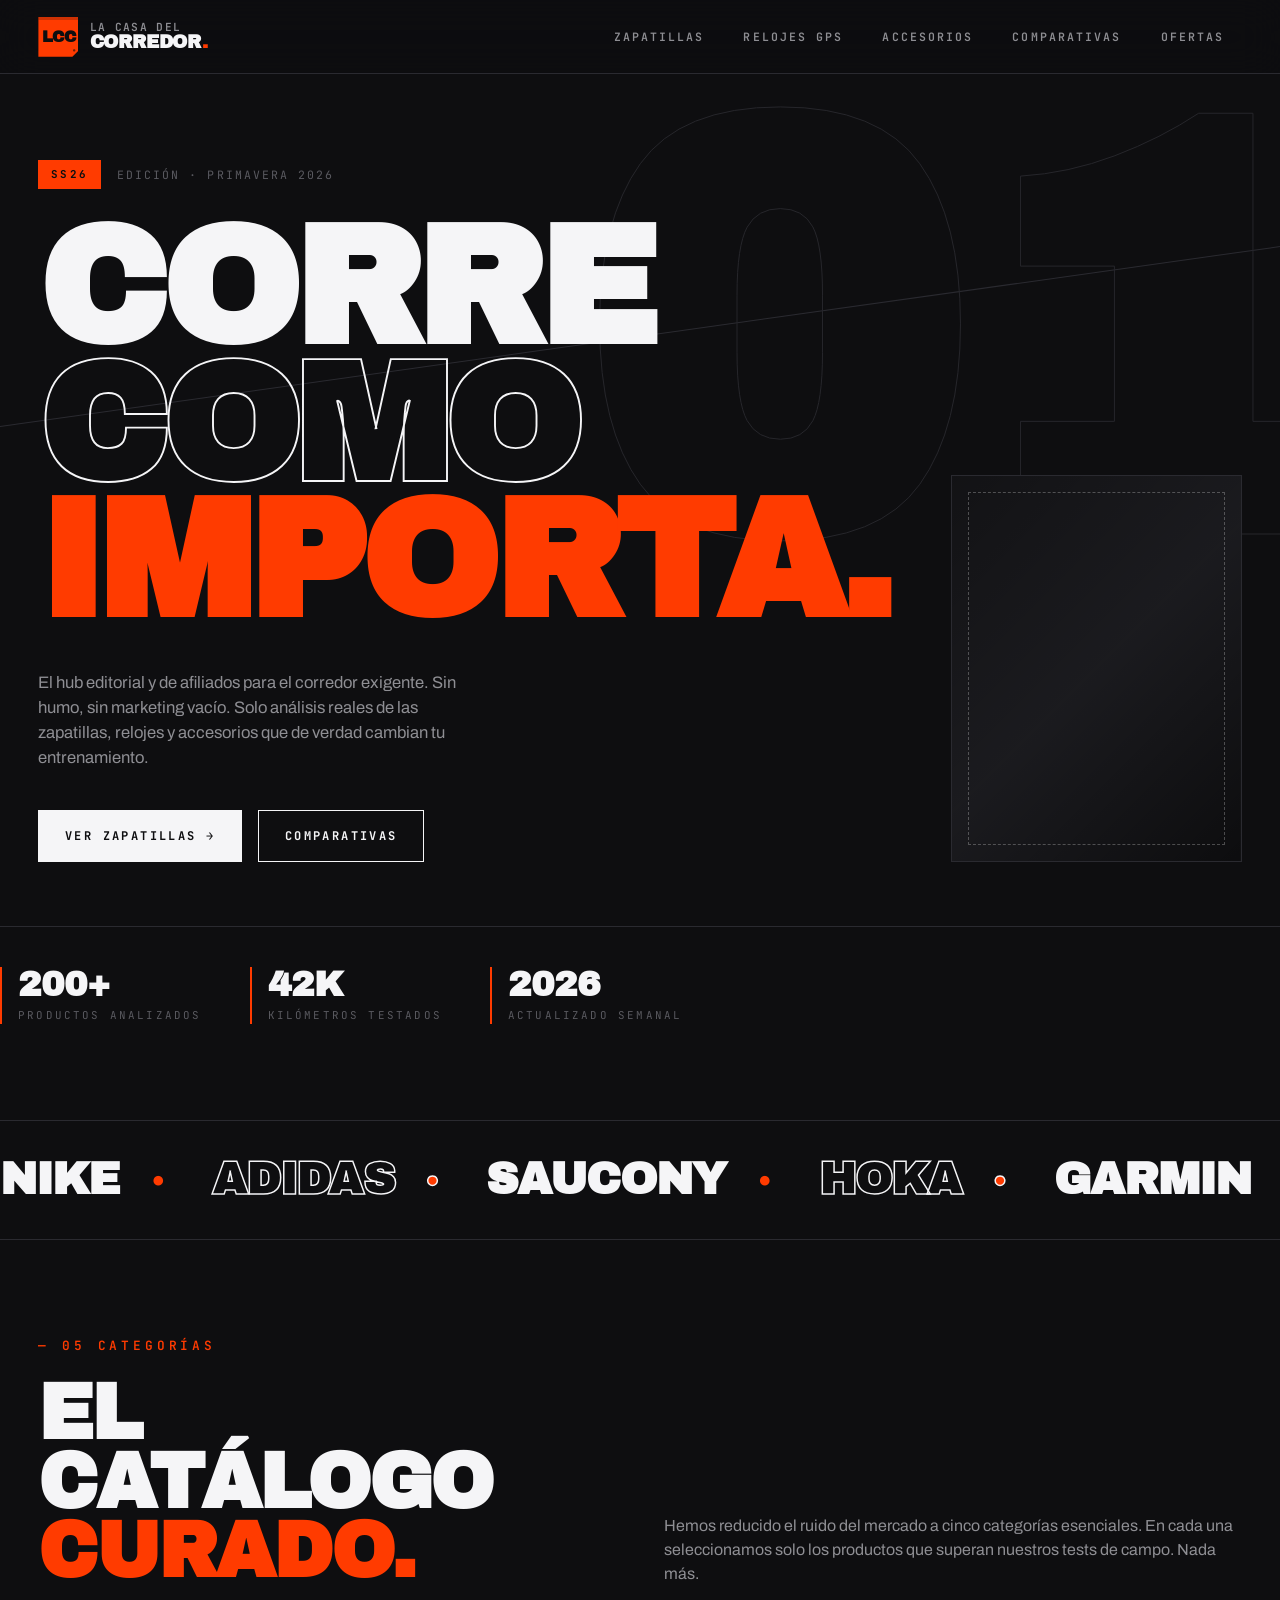
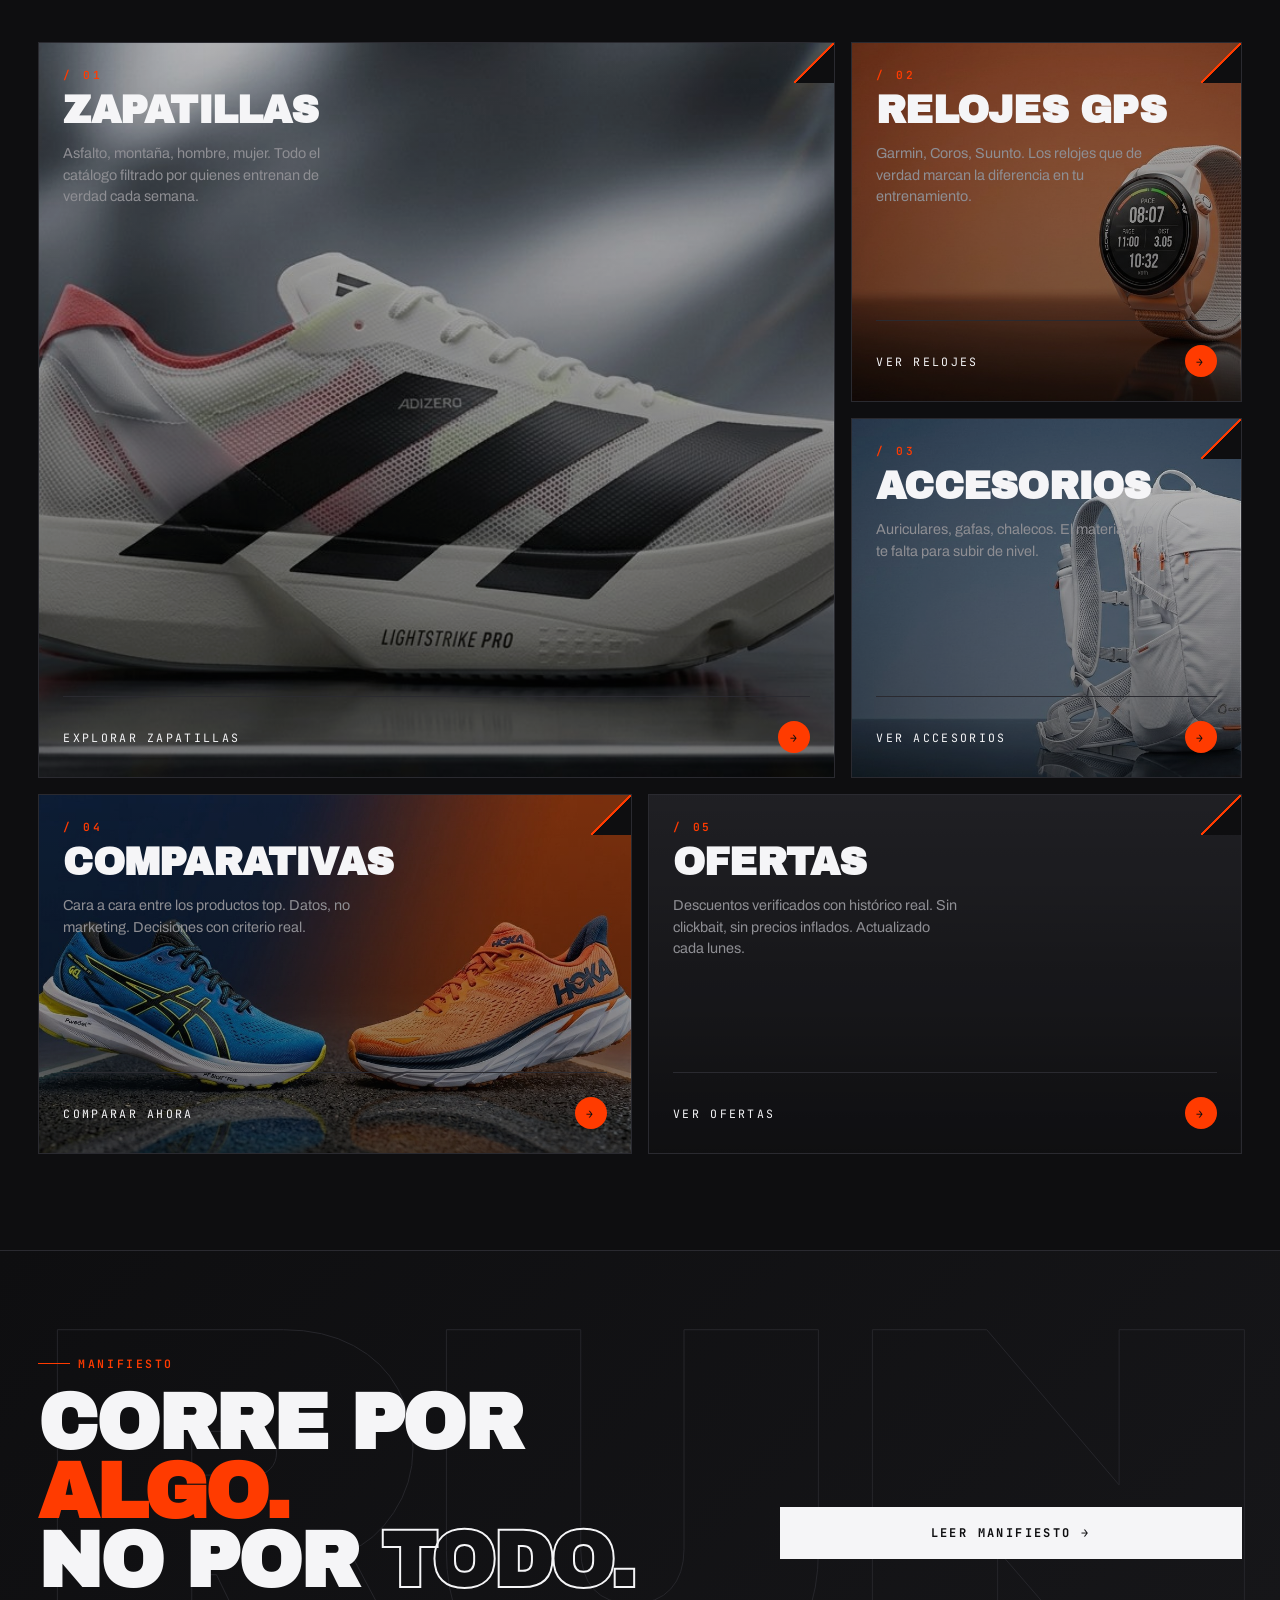
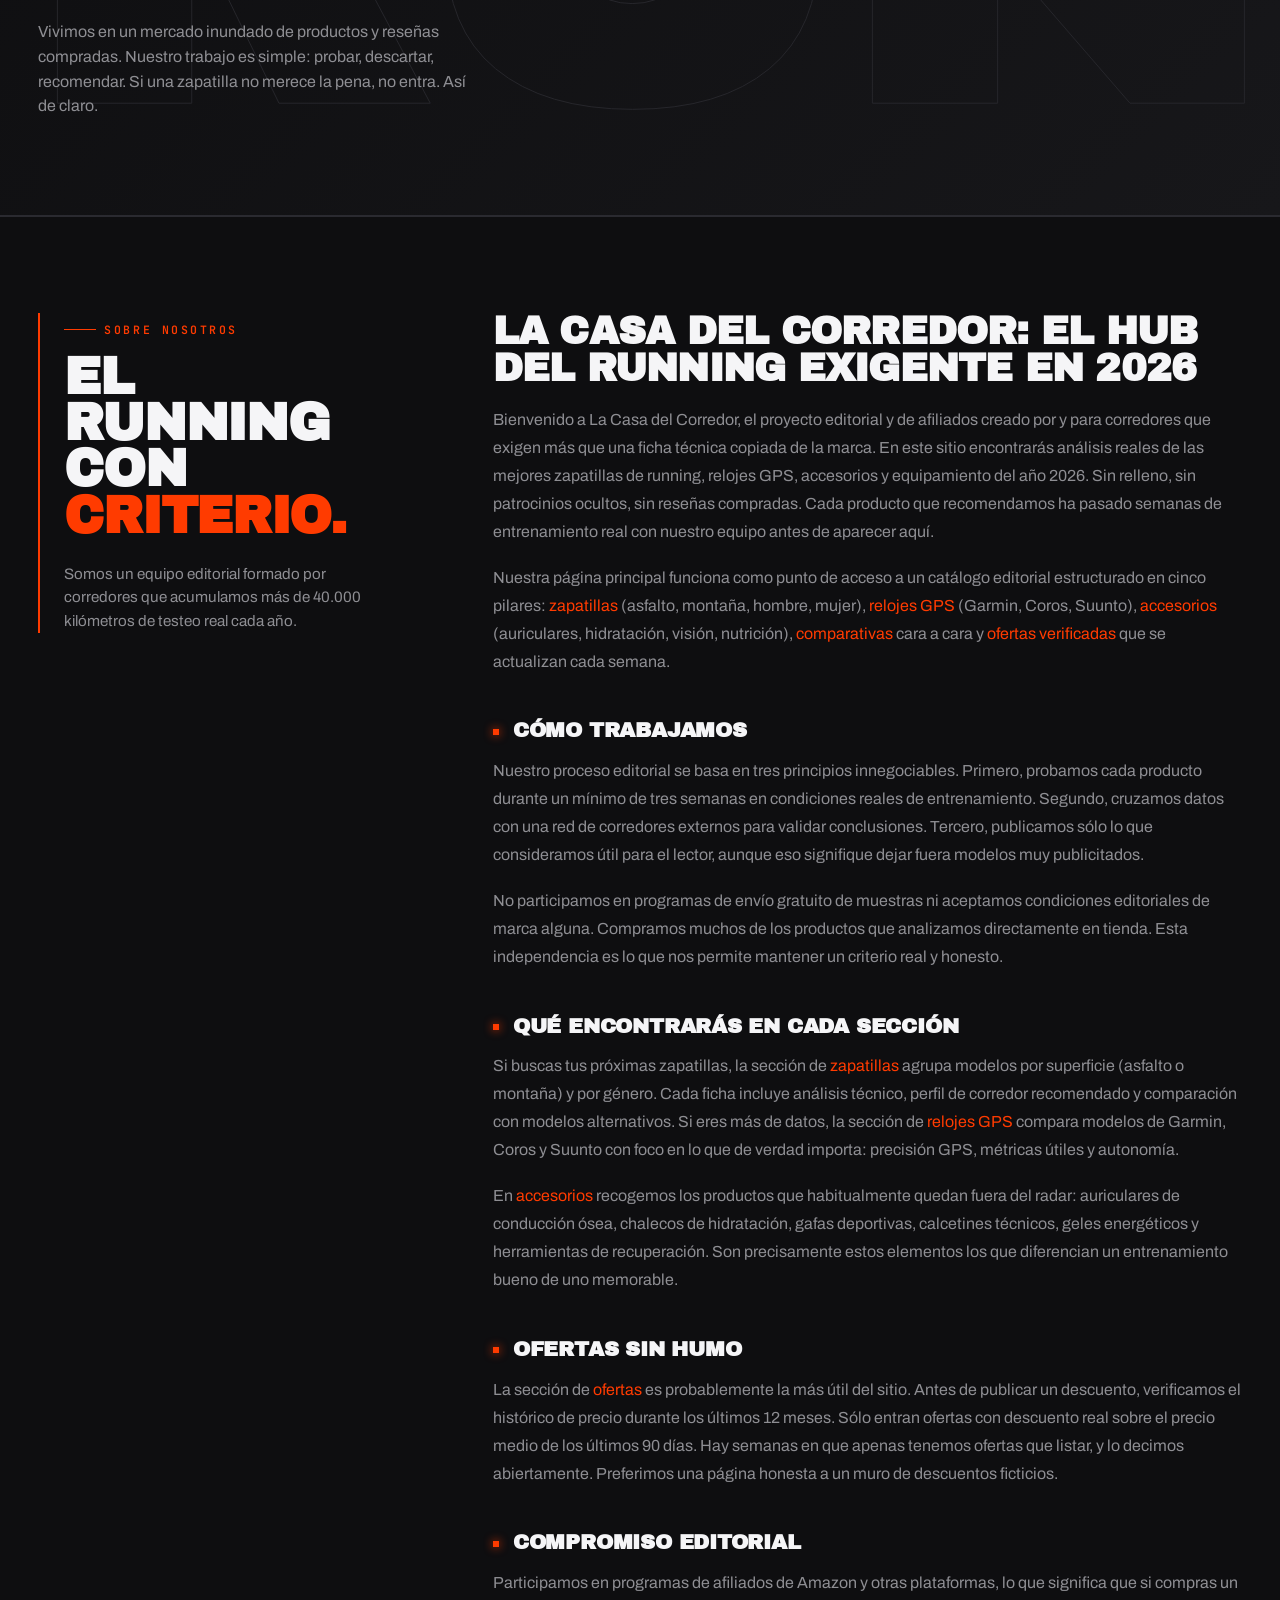
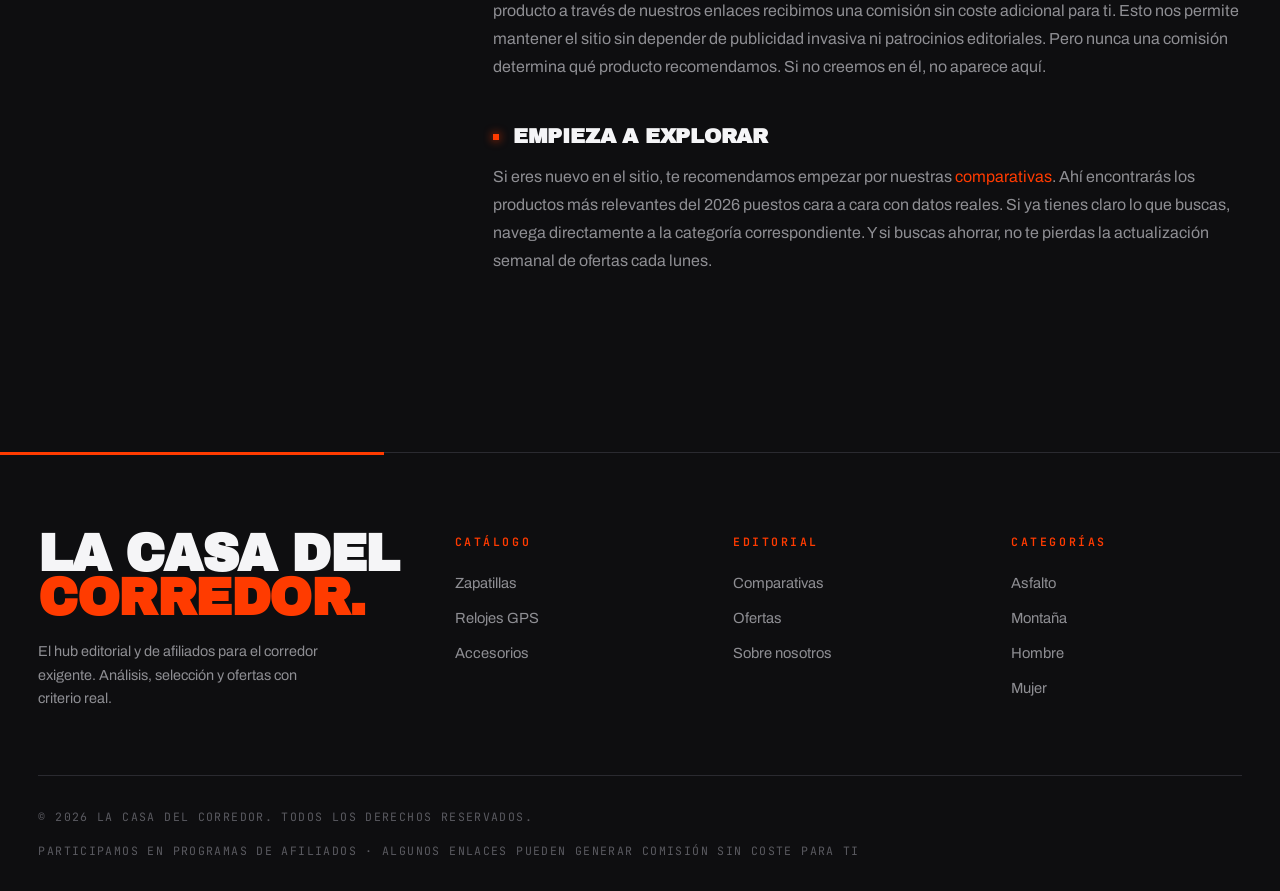
<file: index.html>
<!DOCTYPE html>
<html lang="es">
<head>
    <meta charset="UTF-8">
    <meta name="viewport" content="width=device-width, initial-scale=1.0">

    <title>La Casa del Corredor | Zapatillas, Relojes GPS y Material de Running 2026</title>
    <meta name="description" content="El hub editorial y de afiliados del corredor exigente. Selección curada de zapatillas, relojes GPS y accesorios con análisis reales. Running sin filtros.">
    <meta name="keywords" content="running, zapatillas running, relojes gps, accesorios running, comparativas running, ofertas running">
    <meta name="robots" content="index, follow">
    <meta property="og:title" content="La Casa del Corredor | Running sin filtros">
    <meta property="og:description" content="Análisis, comparativas y ofertas verificadas para el corredor exigente.">
    <meta property="og:type" content="website">

    <link rel="preconnect" href="https://fonts.googleapis.com">
    <link rel="preconnect" href="https://fonts.gstatic.com" crossorigin>
    <link href="https://fonts.googleapis.com/css2?family=Archivo+Black&family=Archivo:wght@300;400;500;600;700;800;900&family=JetBrains+Mono:wght@400;500;600;700&display=swap" rel="stylesheet">

    <link rel="stylesheet" href="css/styles.css">

    <style>
        /* Dropdown de Accesorios: permitir scroll si es muy alto */
        .nav__dropdown--accesorios { min-width: 280px; max-height: 70vh; overflow-y: auto; }
    </style>

    <style>
        /* ===== Mejoras visuales index.html ===== */

        /* 1. Imagen del hero (panel derecho junto al título) */
        .hero__visual {
            background-image:
                linear-gradient(135deg, rgba(0,0,0,0.35) 0%, rgba(0,0,0,0.05) 50%, rgba(0,0,0,0.55) 100%),
                url('https://images.unsplash.com/photo-1552674605-db6ffd4facb5?w=1200&q=80&fit=crop');
            background-size: cover;
            background-position: center;
            background-repeat: no-repeat;
        }
        .hero__visual::before { content: none !important; }
        .hero__visual::after {
            border-color: rgba(255,255,255,0.25) !important;
        }

        /* 2. Imágenes en las 5 category-card — cover para cubrir toda la tarjeta sin cortes */
        .category-card__media {
            background-repeat: no-repeat !important;
        }
        .categories__grid .category-card:nth-child(1) .category-card__media {
            background-image:
                linear-gradient(180deg, rgba(0,0,0,0.15) 0%, rgba(0,0,0,0.5) 100%),
                url('img/zapatillas.png');
            background-size: cover;
            background-position: center;
            background-color: #5c6167;
            opacity: 0.92;
        }
        .categories__grid .category-card:nth-child(2) .category-card__media {
            background-image:
                linear-gradient(180deg, rgba(0,0,0,0.15) 0%, rgba(0,0,0,0.5) 100%),
                url('img/relojes.png');
            background-size: cover;
            background-position: center;
            background-color: #512412;
            opacity: 0.92;
        }
        .categories__grid .category-card:nth-child(3) .category-card__media {
            background-image:
                linear-gradient(180deg, rgba(0,0,0,0.15) 0%, rgba(0,0,0,0.5) 100%),
                url('img/accesorios.png');
            background-size: cover;
            background-position: center;
            background-color: #263a4d;
            opacity: 0.92;
        }
        .categories__grid .category-card:nth-child(4) .category-card__media {
            background-image:
                linear-gradient(180deg, rgba(0,0,0,0.15) 0%, rgba(0,0,0,0.5) 100%),
                url('img/comparativas.png');
            background-size: cover;
            background-position: center;
            background-color: #2a272d;
            opacity: 0.92;
        }
        .categories__grid .category-card:nth-child(5) .category-card__media {
            background-image:
                linear-gradient(180deg, rgba(0,0,0,0.15) 0%, rgba(0,0,0,0.65) 100%),
                url('https://images.unsplash.com/photo-1571008887538-b36bb32f4571?w=800&q=80&fit=crop');
            background-size: cover;
            background-position: center;
            opacity: 0.85;
        }
        .category-card__media::before { content: none !important; }
        .category-card:hover .category-card__media { opacity: 1; }

        /* Mejora la legibilidad del contenido sobre la imagen */
        .category-card__content, .category-card__cta {
            position: relative;
            z-index: 2;
        }

        /* 3. Arreglo del solapamiento del .hero__stats con los botones */
        .hero__stats {
            position: static !important;
            bottom: auto !important;
            left: auto !important;
            margin-top: 4rem;
            padding-top: 2.5rem;
            border-top: 1px solid var(--surface-line);
            gap: 3rem;
            flex-wrap: wrap;
        }

        /* Responsive: en móvil reduce tamaño de los números */
        @media (max-width: 768px) {
            .hero__stats { margin-top: 2.5rem; padding-top: 2rem; gap: 2rem; }
            .hero__stat-num { font-size: 1.6rem; }
        }
    </style>
    </head>
<body>

    <!-- ================================================================
         NAVEGACIÓN
         ================================================================ -->
    <header class="nav" role="banner">
        <div class="nav__inner">
            <a href="index.html" class="nav__logo" aria-label="La Casa del Corredor — Inicio">
                <span class="nav__logo-mono" aria-hidden="true">LCC</span>
                <span class="nav__logo-text">
                    <span class="nav__logo-line-1">LA CASA DEL</span>
                    <span class="nav__logo-line-2">Corredor<span>.</span></span>
                </span>
            </a>
            <nav class="nav__menu" role="navigation" aria-label="Menú principal">
                <div class="nav__item">
                    <a href="zapatillas.html" class="nav__link">Zapatillas</a>
                    <div class="nav__dropdown">
                        <a href="zapatillas.html#asfalto" class="nav__dropdown-link">Asfalto</a>
                        <a href="zapatillas.html#montana" class="nav__dropdown-link">Montaña</a>
                        <a href="zapatillas.html#hombre" class="nav__dropdown-link">Hombre</a>
                        <a href="zapatillas.html#mujer" class="nav__dropdown-link">Mujer</a>
                    </div>
                </div>
                <div class="nav__item">
                    <a href="relojes.html" class="nav__link">Relojes GPS</a>
                    <div class="nav__dropdown nav__dropdown--relojes">
                        <a href="relojes.html#garmin" class="nav__dropdown-link">Garmin</a>
                        <a href="relojes.html#coros" class="nav__dropdown-link">COROS</a>
                        <a href="relojes.html#polar" class="nav__dropdown-link">Polar</a>
                        <a href="relojes.html#suunto" class="nav__dropdown-link">Suunto</a>
                        <a href="relojes.html#apple" class="nav__dropdown-link">Apple Watch</a>
                        <a href="relojes.html#amazfit" class="nav__dropdown-link">Amazfit</a>
                        <a href="relojes.html#huawei" class="nav__dropdown-link">Huawei</a>
                    </div>
                </div>
                <div class="nav__item">
                    <a href="accesorios.html" class="nav__link">Accesorios</a>
                    <div class="nav__dropdown nav__dropdown--accesorios">
                        <a href="accesorios.html#frontales" class="nav__dropdown-link">Frontales</a>
                        <a href="accesorios.html#mochilas" class="nav__dropdown-link">Mochilas y chalecos de hidratación</a>
                        <a href="accesorios.html#flasks" class="nav__dropdown-link">Soft flasks y botellas</a>
                        <a href="accesorios.html#bastones" class="nav__dropdown-link">Bastones de trail</a>
                        <a href="accesorios.html#cinturones" class="nav__dropdown-link">Cinturones y riñoneras</a>
                        <a href="accesorios.html#medias" class="nav__dropdown-link">Medias y manguitos de compresión</a>
                        <a href="accesorios.html#rodilleras" class="nav__dropdown-link">Rodilleras de compresión</a>
                        <a href="accesorios.html#calcetines" class="nav__dropdown-link">Calcetines de running</a>
                        <a href="accesorios.html#gafas" class="nav__dropdown-link">Gafas de sol deportivas</a>
                        <a href="accesorios.html#gorras" class="nav__dropdown-link">Gorras de running</a>
                        <a href="accesorios.html#buffs" class="nav__dropdown-link">Buffs y neck gaiters</a>
                        <a href="accesorios.html#guantes" class="nav__dropdown-link">Guantes de running</a>
                        <a href="accesorios.html#recuperacion" class="nav__dropdown-link">Recuperación y masaje</a>
                        <a href="accesorios.html#nutricion" class="nav__dropdown-link">Geles, nutrición e hidratación</a>
                        <a href="accesorios.html#antirozaduras" class="nav__dropdown-link">Anti-rozaduras</a>
                    </div>
                </div>
                <div class="nav__item"><a href="comparativas.html" class="nav__link">Comparativas</a></div>
                <div class="nav__item"><a href="ofertas.html" class="nav__link">Ofertas</a></div>
            </nav>
            <button class="nav__toggle" aria-label="Abrir menú" aria-expanded="false">
                <span></span><span></span><span></span>
            </button>
        </div>
    </header>

    <main>

        <!-- ================================================================
             HERO
             ================================================================ -->
        <section class="hero">
            <div class="container hero__inner">
                <div>
                    <div class="hero__eyebrow">
                        <span class="hero__eyebrow-tag">SS26</span>
                        <span class="hero__eyebrow-date">EDICIÓN · PRIMAVERA 2026</span>
                    </div>
                    <h1 class="hero__title">
                        <span>Corre</span>
                        <span class="text-outline">como</span>
                        <span class="text-accent">importa.</span>
                    </h1>
                    <p class="hero__lead">
                        El hub editorial y de afiliados para el corredor exigente.
                        Sin humo, sin marketing vacío. Solo análisis reales de las
                        zapatillas, relojes y accesorios que de verdad cambian
                        tu entrenamiento.
                    </p>
                    <div class="hero__cta-row">
                        <a href="zapatillas.html" class="btn btn--primary">
                            <span>Ver zapatillas <span class="btn__arrow">→</span></span>
                        </a>
                        <a href="comparativas.html" class="btn">
                            <span>Comparativas</span>
                        </a>
                    </div>
                </div>
                <div class="hero__visual" aria-hidden="true"></div>
            </div>

            <div class="hero__stats">
                <div class="hero__stat">
                    <div class="hero__stat-num">200+</div>
                    <div class="hero__stat-label">Productos analizados</div>
                </div>
                <div class="hero__stat">
                    <div class="hero__stat-num">42K</div>
                    <div class="hero__stat-label">Kilómetros testados</div>
                </div>
                <div class="hero__stat">
                    <div class="hero__stat-num">2026</div>
                    <div class="hero__stat-label">Actualizado semanal</div>
                </div>
            </div>
        </section>

        <!-- ================================================================
             MARQUEE
             ================================================================ -->
        <section class="marquee" aria-hidden="true">
            <div class="marquee__track">
                <span class="marquee__item">Nike</span>
                <span class="marquee__item">Adidas</span>
                <span class="marquee__item">Saucony</span>
                <span class="marquee__item">Hoka</span>
                <span class="marquee__item">Garmin</span>
                <span class="marquee__item">Coros</span>
                <span class="marquee__item">Salomon</span>
                <span class="marquee__item">Suunto</span>
                <span class="marquee__item">La Sportiva</span>
                <span class="marquee__item">Brooks</span>
            </div>
        </section>

        <!-- ================================================================
             CATEGORÍAS (grid asimétrico)
             ================================================================ -->
        <section class="categories">
            <div class="container">
                <div class="categories__header">
                    <div>
                        <span class="categories__title-counter">— 05 CATEGORÍAS</span>
                        <h2 class="categories__title">
                            El catálogo<br><span class="text-accent">curado.</span>
                        </h2>
                    </div>
                    <p>
                        Hemos reducido el ruido del mercado a cinco categorías esenciales.
                        En cada una seleccionamos solo los productos que superan nuestros
                        tests de campo. Nada más.
                    </p>
                </div>

                <div class="categories__grid">
                    <!-- Card 1 (grande) -->
                    <a href="zapatillas.html" class="category-card">
                        <div class="category-card__media" aria-hidden="true"></div>
                        <div class="category-card__content">
                            <span class="category-card__number">/ 01</span>
                            <h3 class="category-card__title">Zapatillas</h3>
                            <p class="category-card__desc">
                                Asfalto, montaña, hombre, mujer. Todo el catálogo filtrado
                                por quienes entrenan de verdad cada semana.
                            </p>
                        </div>
                        <div class="category-card__cta">
                            <span>Explorar zapatillas</span>
                            <span class="category-card__cta-arrow">→</span>
                        </div>
                    </a>

                    <!-- Card 2 -->
                    <a href="relojes.html" class="category-card">
                        <div class="category-card__media" aria-hidden="true"></div>
                        <div class="category-card__content">
                            <span class="category-card__number">/ 02</span>
                            <h3 class="category-card__title">Relojes GPS</h3>
                            <p class="category-card__desc">
                                Garmin, Coros, Suunto. Los relojes que de verdad marcan
                                la diferencia en tu entrenamiento.
                            </p>
                        </div>
                        <div class="category-card__cta">
                            <span>Ver relojes</span>
                            <span class="category-card__cta-arrow">→</span>
                        </div>
                    </a>

                    <!-- Card 3 -->
                    <a href="accesorios.html" class="category-card">
                        <div class="category-card__media" aria-hidden="true"></div>
                        <div class="category-card__content">
                            <span class="category-card__number">/ 03</span>
                            <h3 class="category-card__title">Accesorios</h3>
                            <p class="category-card__desc">
                                Auriculares, gafas, chalecos. El material que te falta
                                para subir de nivel.
                            </p>
                        </div>
                        <div class="category-card__cta">
                            <span>Ver accesorios</span>
                            <span class="category-card__cta-arrow">→</span>
                        </div>
                    </a>

                    <!-- Card 4 -->
                    <a href="comparativas.html" class="category-card">
                        <div class="category-card__media" aria-hidden="true"></div>
                        <div class="category-card__content">
                            <span class="category-card__number">/ 04</span>
                            <h3 class="category-card__title">Comparativas</h3>
                            <p class="category-card__desc">
                                Cara a cara entre los productos top. Datos, no marketing.
                                Decisiones con criterio real.
                            </p>
                        </div>
                        <div class="category-card__cta">
                            <span>Comparar ahora</span>
                            <span class="category-card__cta-arrow">→</span>
                        </div>
                    </a>

                    <!-- Card 5 -->
                    <a href="ofertas.html" class="category-card">
                        <div class="category-card__media" aria-hidden="true"></div>
                        <div class="category-card__content">
                            <span class="category-card__number">/ 05</span>
                            <h3 class="category-card__title">Ofertas</h3>
                            <p class="category-card__desc">
                                Descuentos verificados con histórico real. Sin clickbait,
                                sin precios inflados. Actualizado cada lunes.
                            </p>
                        </div>
                        <div class="category-card__cta">
                            <span>Ver ofertas</span>
                            <span class="category-card__cta-arrow">→</span>
                        </div>
                    </a>
                </div>
            </div>
        </section>

        <!-- ================================================================
             BANNER CTA
             ================================================================ -->
        <section class="banner-cta">
            <div class="container banner-cta__inner">
                <div>
                    <span class="kicker">Manifiesto</span>
                    <h2 class="banner-cta__title">
                        Corre por <span class="text-accent">algo.</span><br>
                        No por <span class="text-outline">todo.</span>
                    </h2>
                    <p class="banner-cta__desc">
                        Vivimos en un mercado inundado de productos y reseñas compradas.
                        Nuestro trabajo es simple: probar, descartar, recomendar. Si una
                        zapatilla no merece la pena, no entra. Así de claro.
                    </p>
                </div>
                <a href="comparativas.html" class="btn btn--primary">
                    <span>Leer manifiesto <span class="btn__arrow">→</span></span>
                </a>
            </div>
        </section>

        <!-- ================================================================
             BLOQUE DE CONTENIDO SEO
             ================================================================ -->
        <section class="content-block">
            <div class="container content-block__inner">
                <aside class="content-block__aside">
                    <span class="kicker">Sobre nosotros</span>
                    <h2 class="content-block__title">
                        El running<br>con<br><span class="text-accent">criterio.</span>
                    </h2>
                    <p class="content-block__desc">
                        Somos un equipo editorial formado por corredores que acumulamos más
                        de 40.000 kilómetros de testeo real cada año.
                    </p>
                </aside>

                <div class="content-block__main">
                    <h2>La Casa del Corredor: el hub del running exigente en 2026</h2>
                    <p>
                        Bienvenido a La Casa del Corredor, el proyecto editorial y de afiliados
                        creado por y para corredores que exigen más que una ficha técnica
                        copiada de la marca. En este sitio encontrarás análisis reales de las
                        mejores zapatillas de running, relojes GPS, accesorios y equipamiento
                        del año 2026. Sin relleno, sin patrocinios ocultos, sin reseñas
                        compradas. Cada producto que recomendamos ha pasado semanas de
                        entrenamiento real con nuestro equipo antes de aparecer aquí.
                    </p>
                    <p>
                        Nuestra página principal funciona como punto de acceso a un catálogo
                        editorial estructurado en cinco pilares: <a href="zapatillas.html">zapatillas</a>
                        (asfalto, montaña, hombre, mujer), <a href="relojes.html">relojes GPS</a>
                        (Garmin, Coros, Suunto), <a href="accesorios.html">accesorios</a> (auriculares,
                        hidratación, visión, nutrición), <a href="comparativas.html">comparativas</a>
                        cara a cara y <a href="ofertas.html">ofertas verificadas</a> que se actualizan
                        cada semana.
                    </p>

                    <h3>Cómo trabajamos</h3>
                    <p>
                        Nuestro proceso editorial se basa en tres principios innegociables.
                        Primero, probamos cada producto durante un mínimo de tres semanas en
                        condiciones reales de entrenamiento. Segundo, cruzamos datos con una
                        red de corredores externos para validar conclusiones. Tercero,
                        publicamos sólo lo que consideramos útil para el lector, aunque eso
                        signifique dejar fuera modelos muy publicitados.
                    </p>
                    <p>
                        No participamos en programas de envío gratuito de muestras ni
                        aceptamos condiciones editoriales de marca alguna. Compramos muchos
                        de los productos que analizamos directamente en tienda. Esta
                        independencia es lo que nos permite mantener un criterio real y
                        honesto.
                    </p>

                    <h3>Qué encontrarás en cada sección</h3>
                    <p>
                        Si buscas tus próximas zapatillas, la sección de
                        <a href="zapatillas.html">zapatillas</a> agrupa modelos por superficie
                        (asfalto o montaña) y por género. Cada ficha incluye análisis técnico,
                        perfil de corredor recomendado y comparación con modelos alternativos.
                        Si eres más de datos, la sección de <a href="relojes.html">relojes GPS</a>
                        compara modelos de Garmin, Coros y Suunto con foco en lo que de verdad
                        importa: precisión GPS, métricas útiles y autonomía.
                    </p>
                    <p>
                        En <a href="accesorios.html">accesorios</a> recogemos los productos que
                        habitualmente quedan fuera del radar: auriculares de conducción ósea,
                        chalecos de hidratación, gafas deportivas, calcetines técnicos, geles
                        energéticos y herramientas de recuperación. Son precisamente estos
                        elementos los que diferencian un entrenamiento bueno de uno memorable.
                    </p>

                    <h3>Ofertas sin humo</h3>
                    <p>
                        La sección de <a href="ofertas.html">ofertas</a> es probablemente la
                        más útil del sitio. Antes de publicar un descuento, verificamos el
                        histórico de precio durante los últimos 12 meses. Sólo entran ofertas
                        con descuento real sobre el precio medio de los últimos 90 días. Hay
                        semanas en que apenas tenemos ofertas que listar, y lo decimos
                        abiertamente. Preferimos una página honesta a un muro de descuentos
                        ficticios.
                    </p>

                    <h3>Compromiso editorial</h3>
                    <p>
                        Participamos en programas de afiliados de Amazon y otras plataformas,
                        lo que significa que si compras un producto a través de nuestros
                        enlaces recibimos una comisión sin coste adicional para ti. Esto nos
                        permite mantener el sitio sin depender de publicidad invasiva ni
                        patrocinios editoriales. Pero nunca una comisión determina qué producto
                        recomendamos. Si no creemos en él, no aparece aquí.
                    </p>

                    <h3>Empieza a explorar</h3>
                    <p>
                        Si eres nuevo en el sitio, te recomendamos empezar por nuestras
                        <a href="comparativas.html">comparativas</a>. Ahí encontrarás los
                        productos más relevantes del 2026 puestos cara a cara con datos
                        reales. Si ya tienes claro lo que buscas, navega directamente a la
                        categoría correspondiente. Y si buscas ahorrar, no te pierdas la
                        actualización semanal de ofertas cada lunes.
                    </p>
                </div>
            </div>
        </section>

    </main>

    <!-- ================================================================
         FOOTER
         ================================================================ -->
    <footer class="footer" role="contentinfo">
        <div class="container">
            <div class="footer__inner">
                <div>
                    <h3 class="footer__brand-name">La Casa del<br><span>Corredor.</span></h3>
                    <p class="footer__brand-desc">
                        El hub editorial y de afiliados para el corredor exigente.
                        Análisis, selección y ofertas con criterio real.
                    </p>
                </div>
                <div>
                    <h4 class="footer__col-title">Catálogo</h4>
                    <ul class="footer__list">
                        <li><a href="zapatillas.html">Zapatillas</a></li>
                        <li><a href="relojes.html">Relojes GPS</a></li>
                        <li><a href="accesorios.html">Accesorios</a></li>
                    </ul>
                </div>
                <div>
                    <h4 class="footer__col-title">Editorial</h4>
                    <ul class="footer__list">
                        <li><a href="comparativas.html">Comparativas</a></li>
                        <li><a href="ofertas.html">Ofertas</a></li>
                        <li><a href="index.html">Sobre nosotros</a></li>
                    </ul>
                </div>
                <div>
                    <h4 class="footer__col-title">Categorías</h4>
                    <ul class="footer__list">
                        <li><a href="zapatillas.html#asfalto">Asfalto</a></li>
                        <li><a href="zapatillas.html#montana">Montaña</a></li>
                        <li><a href="zapatillas.html#hombre">Hombre</a></li>
                        <li><a href="zapatillas.html#mujer">Mujer</a></li>
                    </ul>
                </div>
            </div>
            <div class="footer__bottom">
                <span>© <span data-year></span> La Casa del Corredor. Todos los derechos reservados.</span>
                <span>Participamos en programas de afiliados · Algunos enlaces pueden generar comisión sin coste para ti</span>
            </div>
        </div>
    </footer>
    <script src="css/main.js" defer></script>
</body>
</html>
</file>
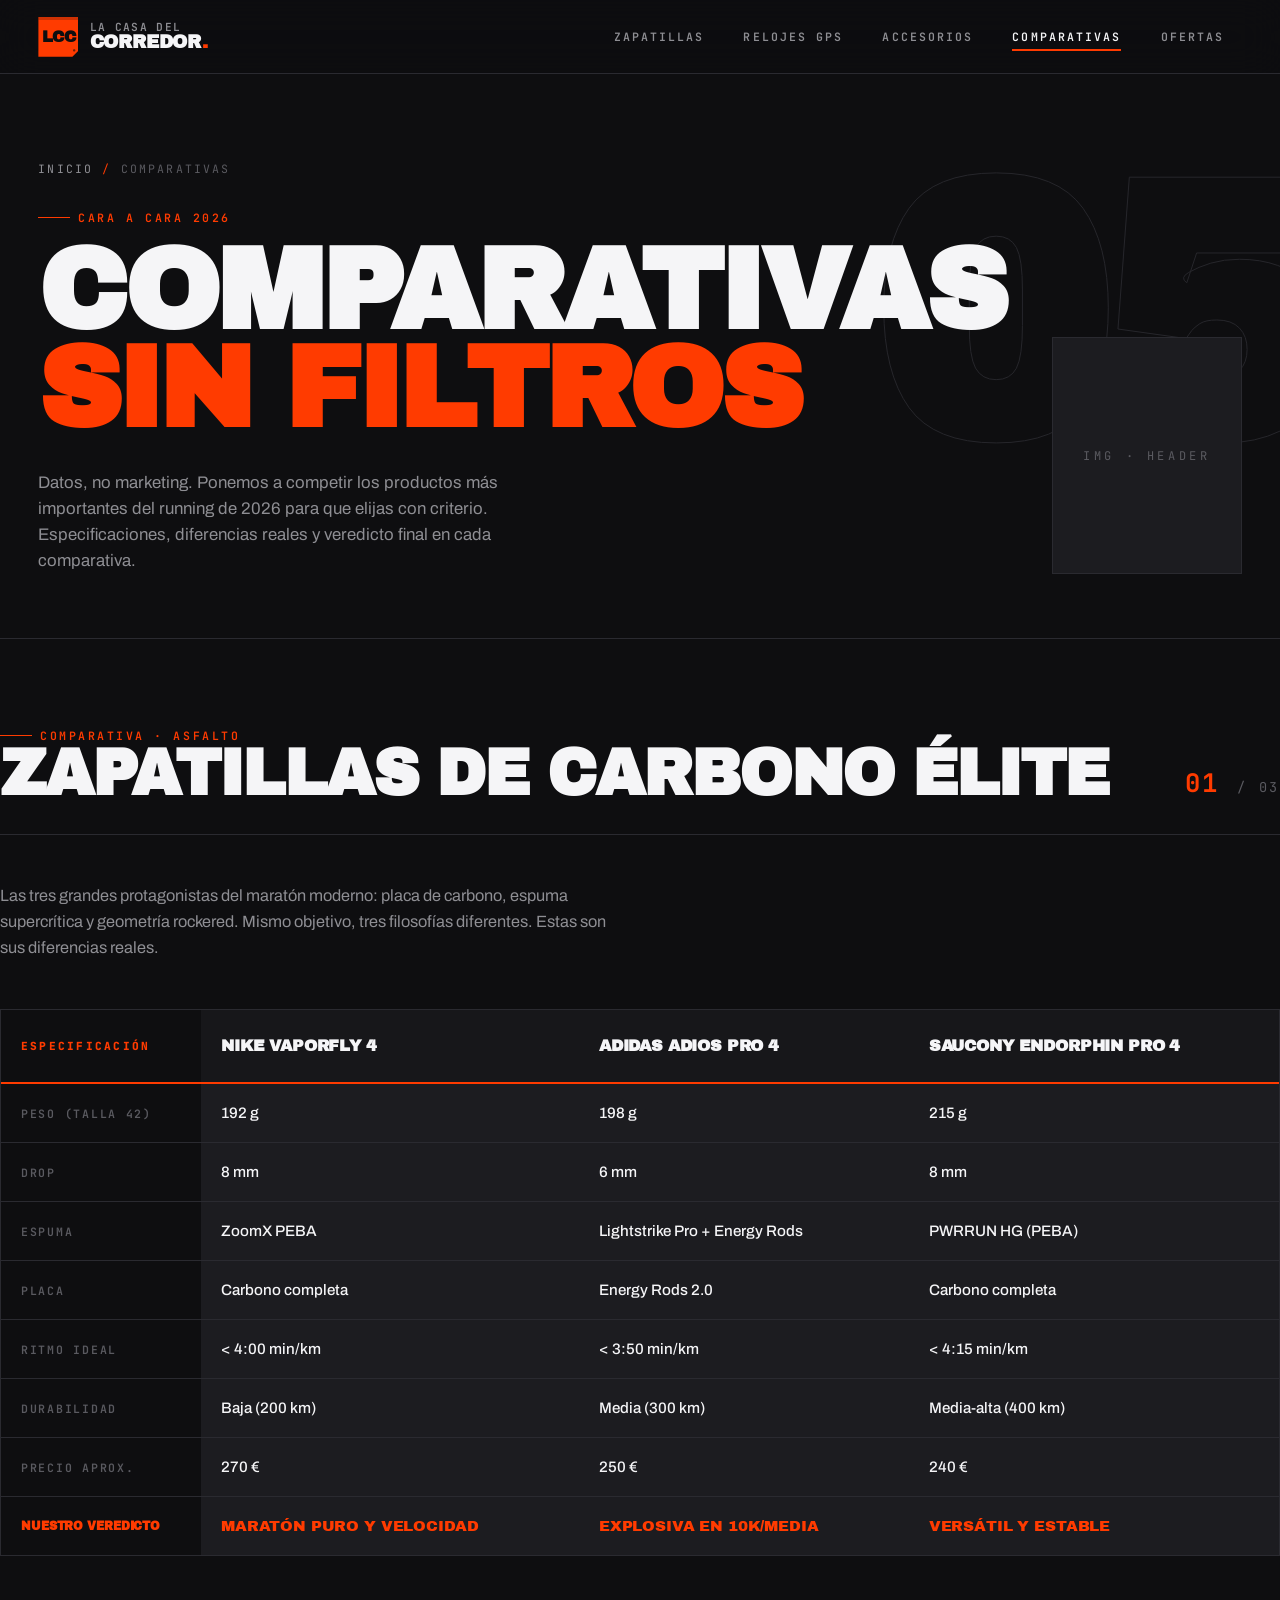
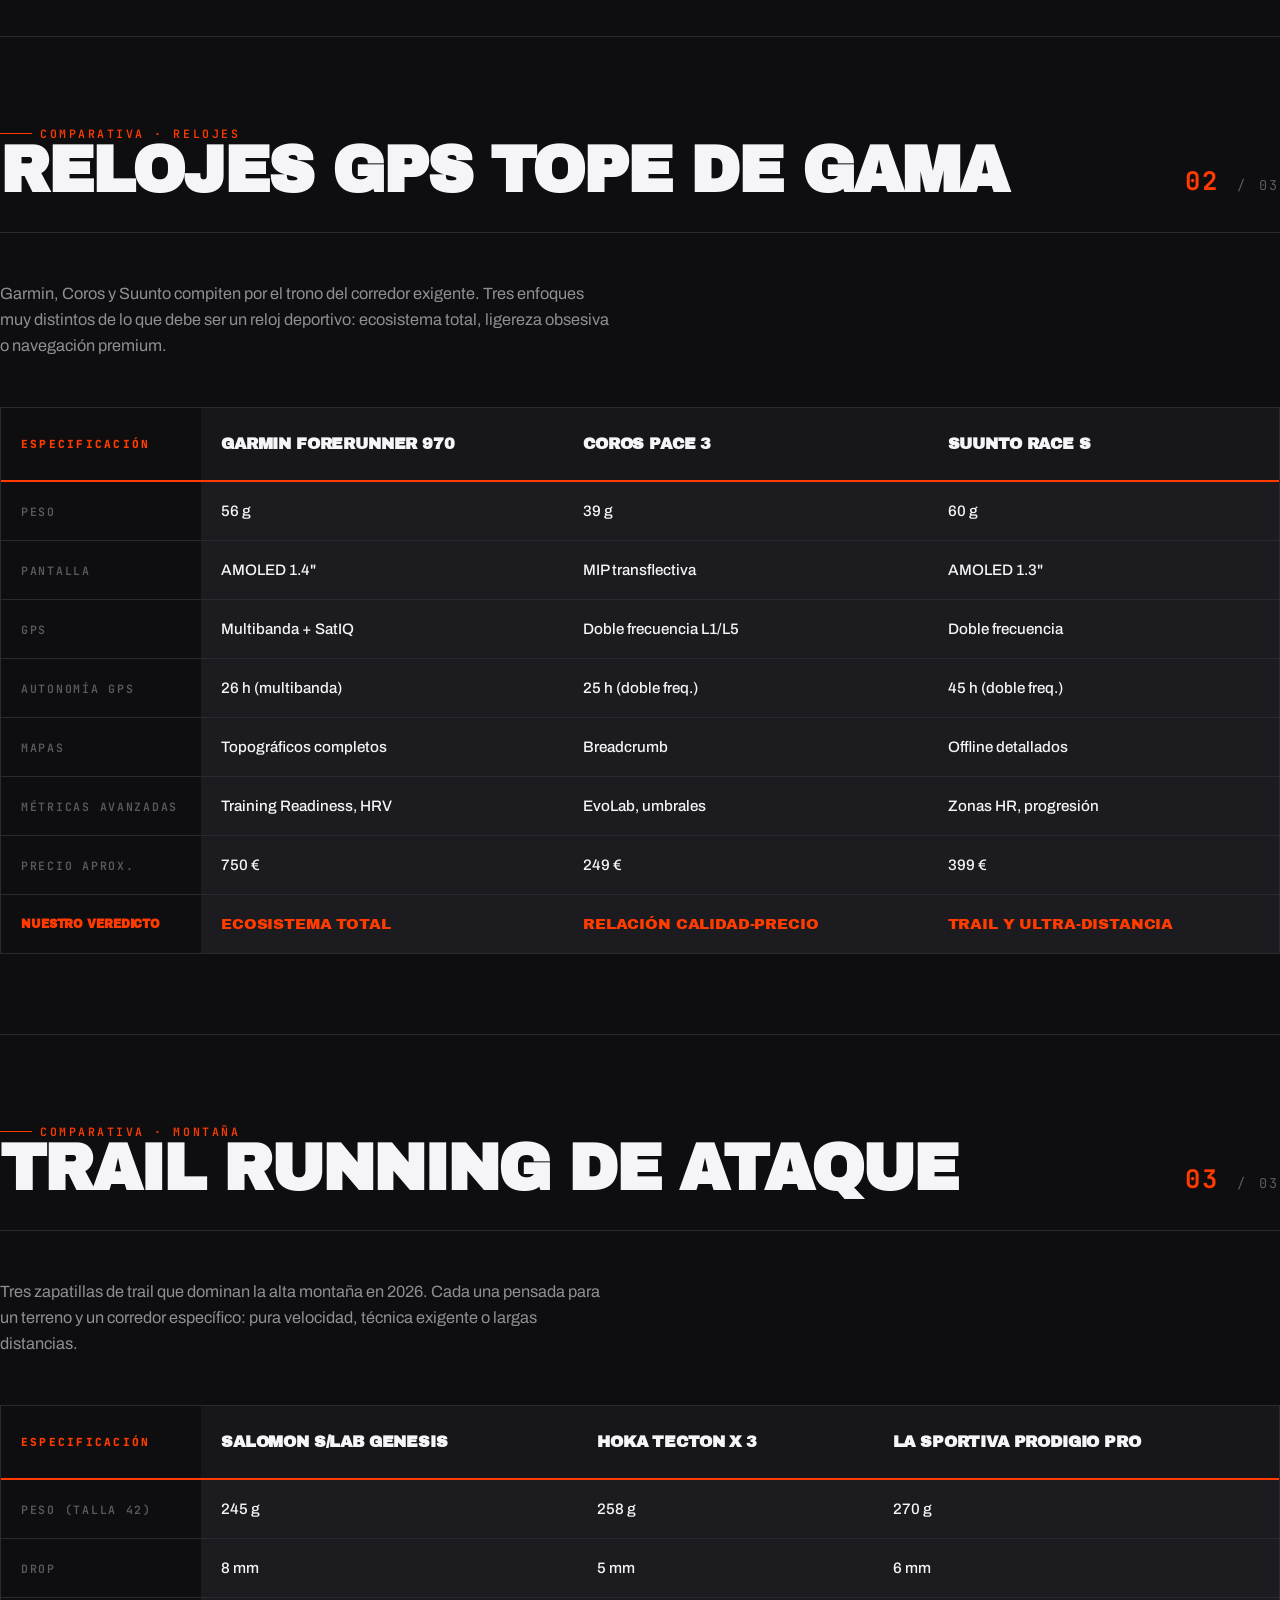
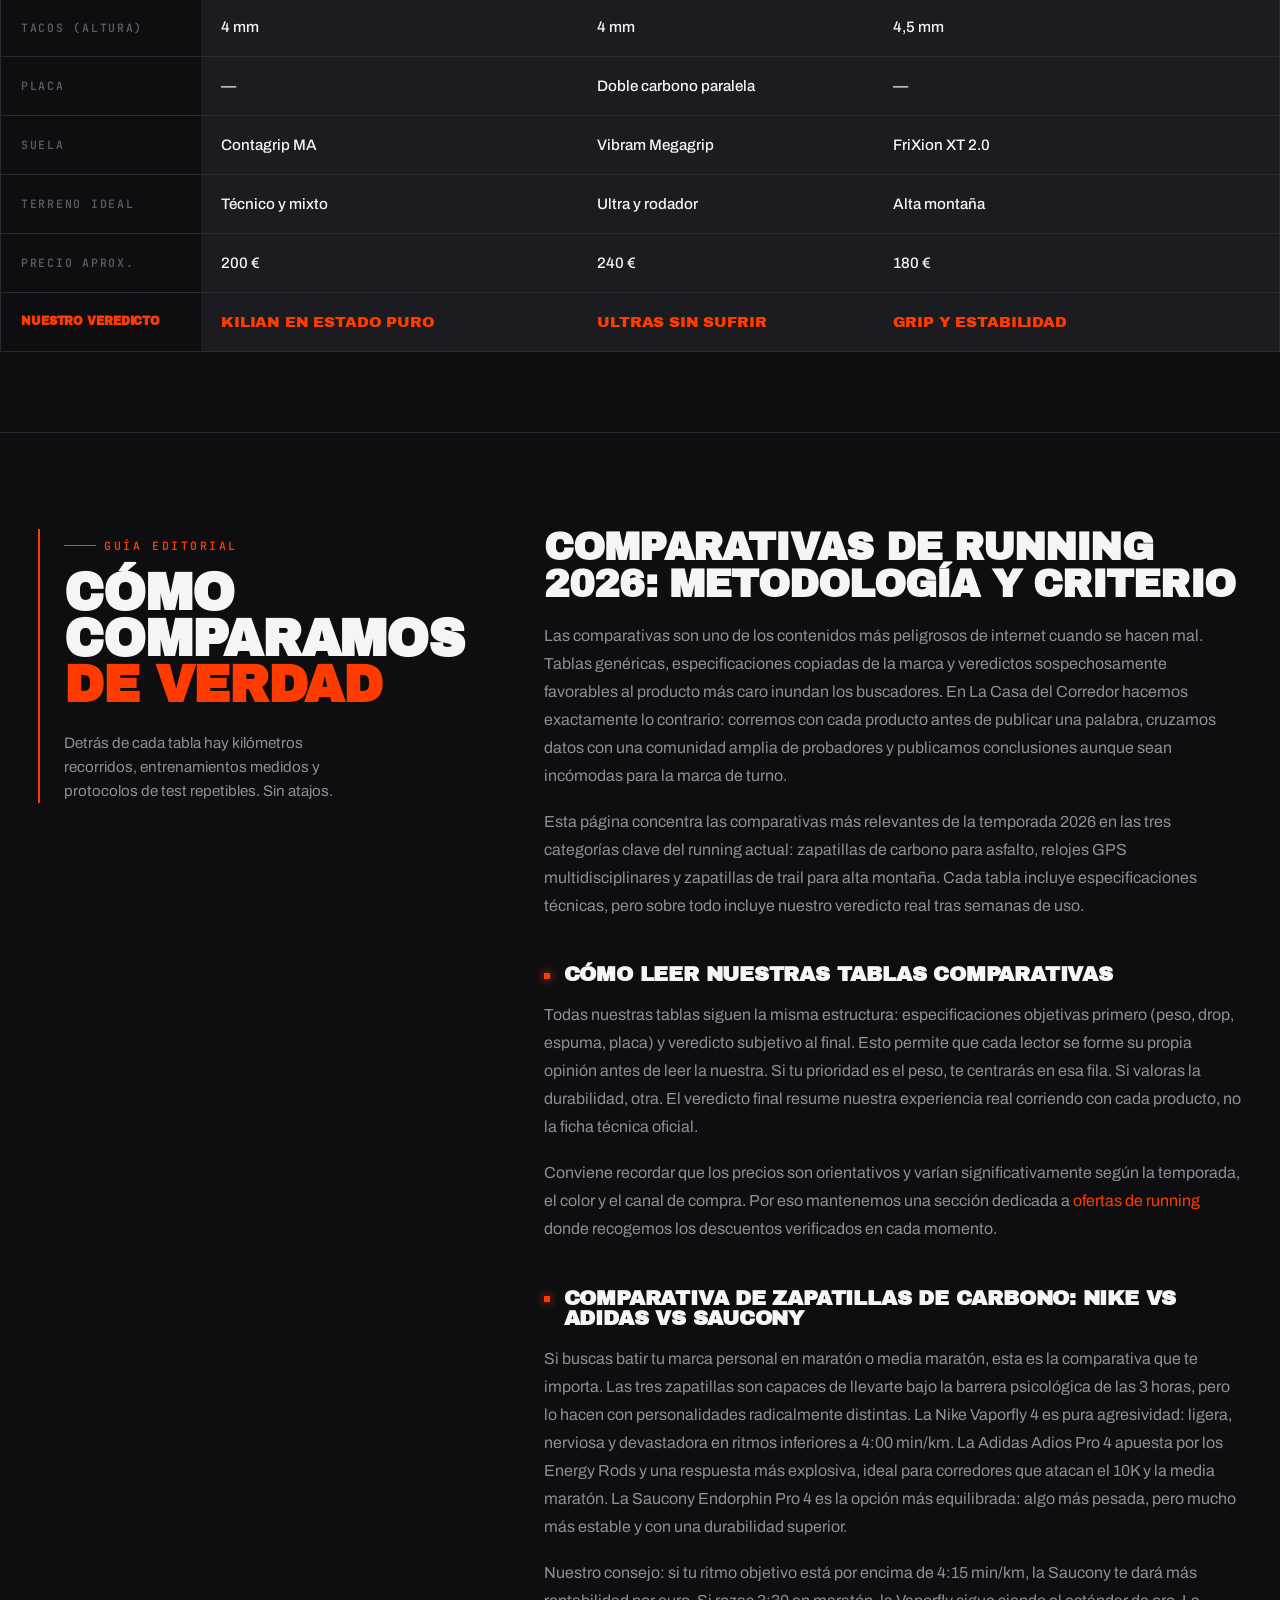
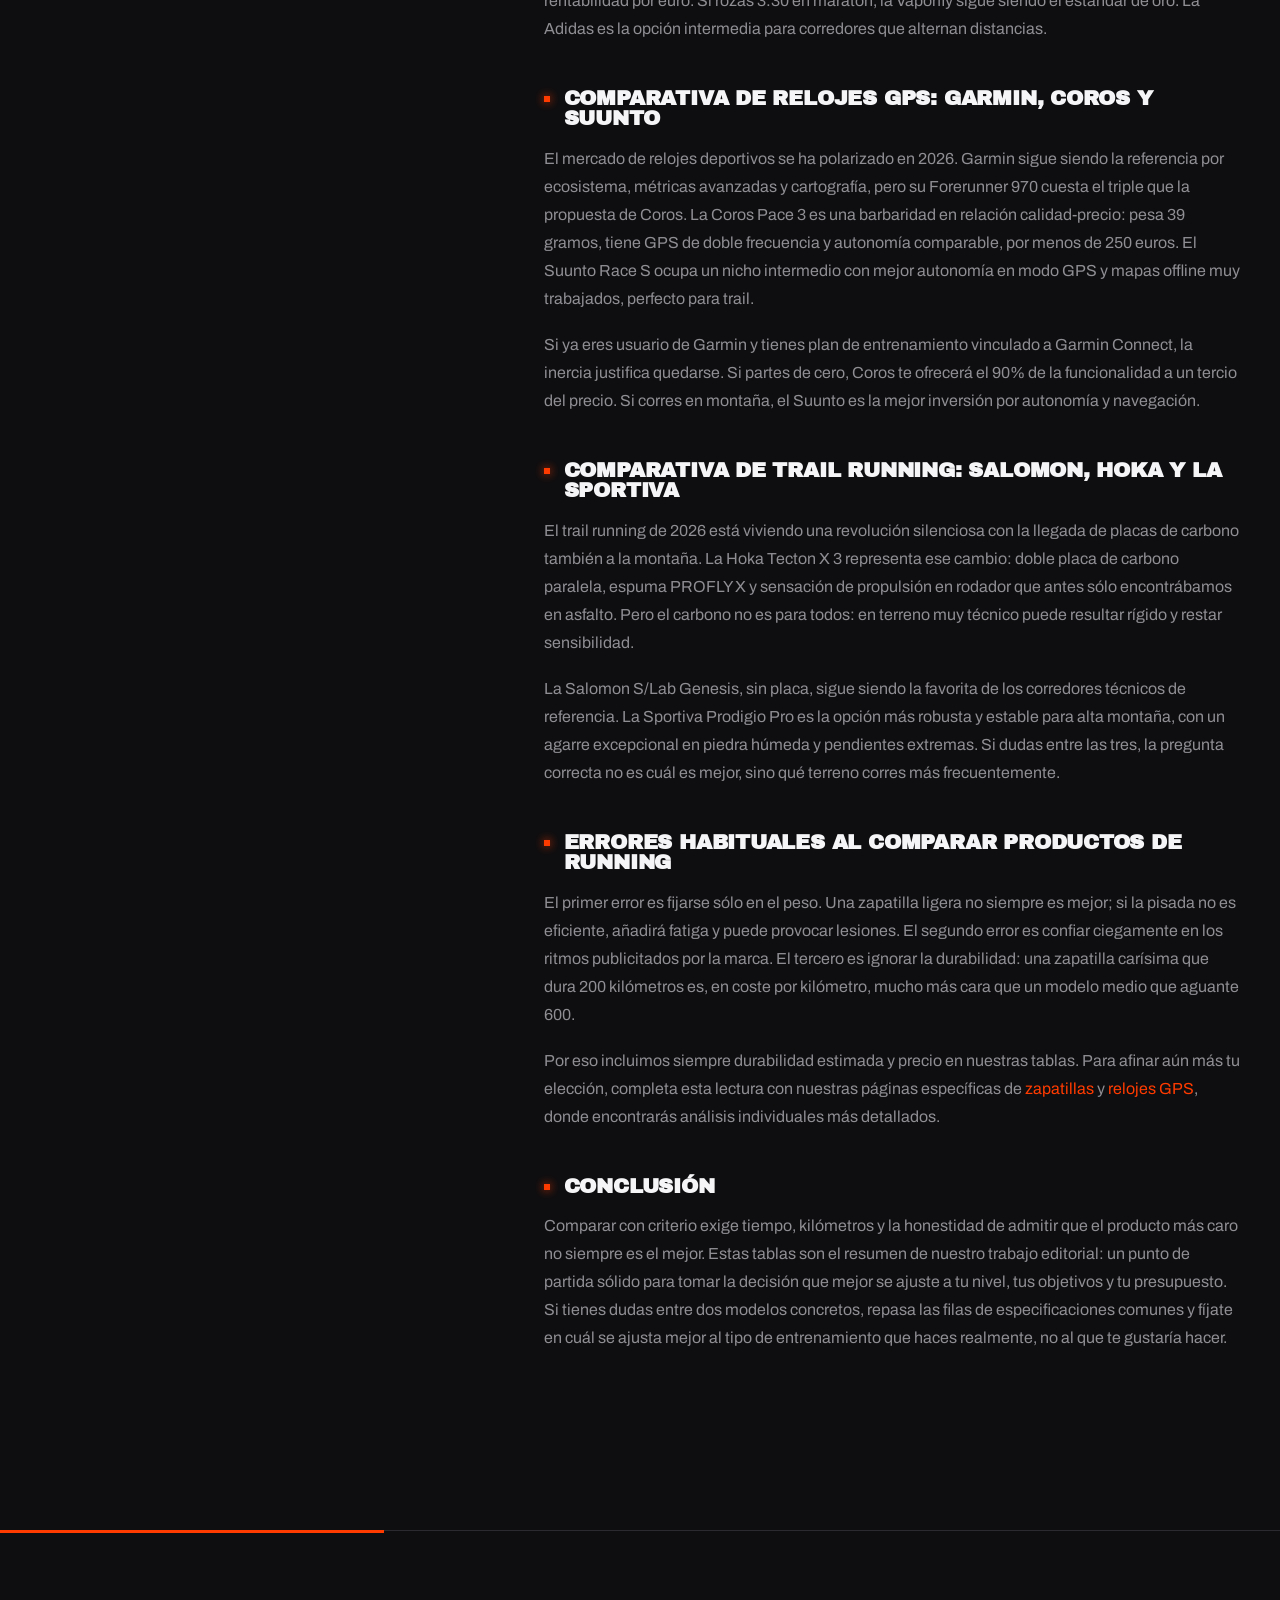
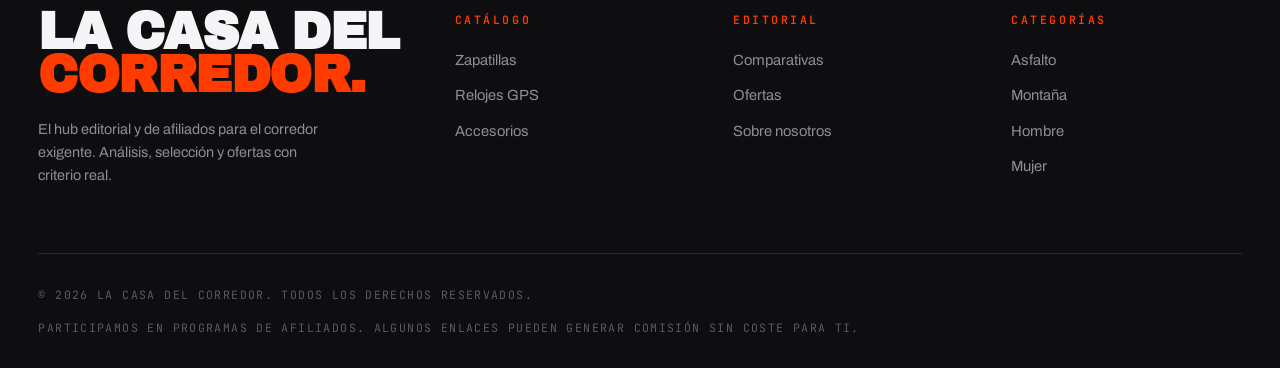
<file: comparativas.html>
<!DOCTYPE html>
<html lang="es">
<head>
    <meta charset="UTF-8">
    <meta name="viewport" content="width=device-width, initial-scale=1.0">

    <!-- SEO — Keyword principal: "comparativas zapatillas running 2026" -->
    <title>Comparativas Running 2026 | Zapatillas, Relojes GPS y Trail Cara a Cara</title>
    <meta name="description" content="Comparativas honestas de running 2026: Nike Vaporfly 4 vs Adidas Adios Pro 4 vs Saucony Endorphin Pro, Garmin vs Coros vs Suunto, trail running al detalle. Especificaciones, diferencias y recomendaciones reales.">
    <meta name="keywords" content="comparativas running 2026, nike vs adidas, garmin vs coros, zapatillas carbono comparativa, relojes gps comparativa">
    <meta name="robots" content="index, follow">
    <meta property="og:title" content="Comparativas Running 2026 | La Casa del Corredor">
    <meta property="og:description" content="Cara a cara entre los productos más importantes del running. Sin marketing, solo datos.">
    <meta property="og:type" content="website">

    <link rel="preconnect" href="https://fonts.googleapis.com">
    <link rel="preconnect" href="https://fonts.gstatic.com" crossorigin>
    <link href="https://fonts.googleapis.com/css2?family=Archivo+Black&family=Archivo:wght@300;400;500;600;700;800;900&family=JetBrains+Mono:wght@400;500;600;700&display=swap" rel="stylesheet">

    <link rel="stylesheet" href="css/styles.css">

    <style>
        /* Dropdown de Accesorios: permitir scroll si es muy alto */
        .nav__dropdown--accesorios { min-width: 280px; max-height: 70vh; overflow-y: auto; }
    </style>
    </head>
<body>

    <!-- ================================================================
         NAVEGACIÓN SUPERIOR FIJA (idéntica en todas las páginas)
         ================================================================ -->
    <header class="nav" role="banner">
        <div class="nav__inner">
            <a href="index.html" class="nav__logo" aria-label="La Casa del Corredor — Inicio">
                <span class="nav__logo-mono" aria-hidden="true">LCC</span>
                <span class="nav__logo-text">
                    <span class="nav__logo-line-1">LA CASA DEL</span>
                    <span class="nav__logo-line-2">Corredor<span>.</span></span>
                </span>
            </a>
            <nav class="nav__menu" role="navigation" aria-label="Menú principal">
                <div class="nav__item">
                    <a href="zapatillas.html" class="nav__link">Zapatillas</a>
                    <div class="nav__dropdown">
                        <a href="zapatillas.html#asfalto" class="nav__dropdown-link">Asfalto</a>
                        <a href="zapatillas.html#montana" class="nav__dropdown-link">Montaña</a>
                        <a href="zapatillas.html#hombre" class="nav__dropdown-link">Hombre</a>
                        <a href="zapatillas.html#mujer" class="nav__dropdown-link">Mujer</a>
                    </div>
                </div>
                <div class="nav__item">
                    <a href="relojes.html" class="nav__link">Relojes GPS</a>
                    <div class="nav__dropdown nav__dropdown--relojes">
                        <a href="relojes.html#garmin" class="nav__dropdown-link">Garmin</a>
                        <a href="relojes.html#coros" class="nav__dropdown-link">COROS</a>
                        <a href="relojes.html#polar" class="nav__dropdown-link">Polar</a>
                        <a href="relojes.html#suunto" class="nav__dropdown-link">Suunto</a>
                        <a href="relojes.html#apple" class="nav__dropdown-link">Apple Watch</a>
                        <a href="relojes.html#amazfit" class="nav__dropdown-link">Amazfit</a>
                        <a href="relojes.html#huawei" class="nav__dropdown-link">Huawei</a>
                    </div>
                </div>
                <div class="nav__item">
                    <a href="accesorios.html" class="nav__link">Accesorios</a>
                    <div class="nav__dropdown nav__dropdown--accesorios">
                        <a href="accesorios.html#frontales" class="nav__dropdown-link">Frontales</a>
                        <a href="accesorios.html#mochilas" class="nav__dropdown-link">Mochilas y chalecos de hidratación</a>
                        <a href="accesorios.html#flasks" class="nav__dropdown-link">Soft flasks y botellas</a>
                        <a href="accesorios.html#bastones" class="nav__dropdown-link">Bastones de trail</a>
                        <a href="accesorios.html#cinturones" class="nav__dropdown-link">Cinturones y riñoneras</a>
                        <a href="accesorios.html#medias" class="nav__dropdown-link">Medias y manguitos de compresión</a>
                        <a href="accesorios.html#rodilleras" class="nav__dropdown-link">Rodilleras de compresión</a>
                        <a href="accesorios.html#calcetines" class="nav__dropdown-link">Calcetines de running</a>
                        <a href="accesorios.html#gafas" class="nav__dropdown-link">Gafas de sol deportivas</a>
                        <a href="accesorios.html#gorras" class="nav__dropdown-link">Gorras de running</a>
                        <a href="accesorios.html#buffs" class="nav__dropdown-link">Buffs y neck gaiters</a>
                        <a href="accesorios.html#guantes" class="nav__dropdown-link">Guantes de running</a>
                        <a href="accesorios.html#recuperacion" class="nav__dropdown-link">Recuperación y masaje</a>
                        <a href="accesorios.html#nutricion" class="nav__dropdown-link">Geles, nutrición e hidratación</a>
                        <a href="accesorios.html#antirozaduras" class="nav__dropdown-link">Anti-rozaduras</a>
                    </div>
                </div>
                <div class="nav__item"><a href="comparativas.html" class="nav__link is-active">Comparativas</a></div>
                <div class="nav__item"><a href="ofertas.html" class="nav__link">Ofertas</a></div>
            </nav>
            <button class="nav__toggle" aria-label="Abrir menú" aria-expanded="false">
                <span></span><span></span><span></span>
            </button>
        </div>
    </header>

    <main>

        <!-- ================================================================
             PAGE HEADER
             ================================================================ -->
        <section class="page-header" data-big="05">
            <div class="container page-header__inner">
                <div>
                    <div class="page-header__breadcrumb">
                        <a href="index.html">Inicio</a>
                        <span class="separator">/</span>
                        <span>Comparativas</span>
                    </div>
                    <span class="kicker">Cara a cara 2026</span>
                    <h1 class="page-header__title">
                        Comparativas<br>
                        <span class="text-accent">sin filtros</span>
                    </h1>
                    <p class="page-header__subtitle">
                        Datos, no marketing. Ponemos a competir los productos más importantes
                        del running de 2026 para que elijas con criterio. Especificaciones,
                        diferencias reales y veredicto final en cada comparativa.
                    </p>
                </div>
                <div class="page-header__visual" aria-hidden="true"></div>
            </div>
        </section>

        <!-- ================================================================
             COMPARATIVA 1 — ZAPATILLAS DE CARBONO TOP
             ================================================================ -->
        <section class="products container" id="carbono">
            <div class="products__header">
                <div>
                    <span class="kicker">Comparativa · Asfalto</span>
                    <h2 class="products__title">Zapatillas de carbono élite</h2>
                </div>
                <span class="products__count"><span>01</span> / 03</span>
            </div>

            <p class="products__intro">
                Las tres grandes protagonistas del maratón moderno: placa de carbono,
                espuma supercrítica y geometría rockered. Mismo objetivo, tres filosofías
                diferentes. Estas son sus diferencias reales.
            </p>

            <div class="comparison-table-wrapper">
                <table class="comparison-table">
                    <thead>
                        <tr>
                            <th scope="col">Especificación</th>
                            <th scope="col">Nike Vaporfly 4</th>
                            <th scope="col">Adidas Adios Pro 4</th>
                            <th scope="col">Saucony Endorphin Pro 4</th>
                        </tr>
                    </thead>
                    <tbody>
                        <tr>
                            <th scope="row">Peso (talla 42)</th>
                            <td>192 g</td>
                            <td>198 g</td>
                            <td>215 g</td>
                        </tr>
                        <tr>
                            <th scope="row">Drop</th>
                            <td>8 mm</td>
                            <td>6 mm</td>
                            <td>8 mm</td>
                        </tr>
                        <tr>
                            <th scope="row">Espuma</th>
                            <td>ZoomX PEBA</td>
                            <td>Lightstrike Pro + Energy Rods</td>
                            <td>PWRRUN HG (PEBA)</td>
                        </tr>
                        <tr>
                            <th scope="row">Placa</th>
                            <td>Carbono completa</td>
                            <td>Energy Rods 2.0</td>
                            <td>Carbono completa</td>
                        </tr>
                        <tr>
                            <th scope="row">Ritmo ideal</th>
                            <td>&lt; 4:00 min/km</td>
                            <td>&lt; 3:50 min/km</td>
                            <td>&lt; 4:15 min/km</td>
                        </tr>
                        <tr>
                            <th scope="row">Durabilidad</th>
                            <td>Baja (200 km)</td>
                            <td>Media (300 km)</td>
                            <td>Media-alta (400 km)</td>
                        </tr>
                        <tr>
                            <th scope="row">Precio aprox.</th>
                            <td>270 €</td>
                            <td>250 €</td>
                            <td>240 €</td>
                        </tr>
                        <tr>
                            <th scope="row">Nuestro veredicto</th>
                            <td>Maratón puro y velocidad</td>
                            <td>Explosiva en 10K/media</td>
                            <td>Versátil y estable</td>
                        </tr>
                    </tbody>
                </table>
            </div>
        </section>

        <!-- ================================================================
             COMPARATIVA 2 — RELOJES GPS DE GAMA ALTA
             ================================================================ -->
        <section class="products container" id="relojes">
            <div class="products__header">
                <div>
                    <span class="kicker">Comparativa · Relojes</span>
                    <h2 class="products__title">Relojes GPS tope de gama</h2>
                </div>
                <span class="products__count"><span>02</span> / 03</span>
            </div>

            <p class="products__intro">
                Garmin, Coros y Suunto compiten por el trono del corredor exigente.
                Tres enfoques muy distintos de lo que debe ser un reloj deportivo:
                ecosistema total, ligereza obsesiva o navegación premium.
            </p>

            <div class="comparison-table-wrapper">
                <table class="comparison-table">
                    <thead>
                        <tr>
                            <th scope="col">Especificación</th>
                            <th scope="col">Garmin Forerunner 970</th>
                            <th scope="col">Coros Pace 3</th>
                            <th scope="col">Suunto Race S</th>
                        </tr>
                    </thead>
                    <tbody>
                        <tr>
                            <th scope="row">Peso</th>
                            <td>56 g</td>
                            <td>39 g</td>
                            <td>60 g</td>
                        </tr>
                        <tr>
                            <th scope="row">Pantalla</th>
                            <td>AMOLED 1.4"</td>
                            <td>MIP transflectiva</td>
                            <td>AMOLED 1.3"</td>
                        </tr>
                        <tr>
                            <th scope="row">GPS</th>
                            <td>Multibanda + SatIQ</td>
                            <td>Doble frecuencia L1/L5</td>
                            <td>Doble frecuencia</td>
                        </tr>
                        <tr>
                            <th scope="row">Autonomía GPS</th>
                            <td>26 h (multibanda)</td>
                            <td>25 h (doble freq.)</td>
                            <td>45 h (doble freq.)</td>
                        </tr>
                        <tr>
                            <th scope="row">Mapas</th>
                            <td>Topográficos completos</td>
                            <td>Breadcrumb</td>
                            <td>Offline detallados</td>
                        </tr>
                        <tr>
                            <th scope="row">Métricas avanzadas</th>
                            <td>Training Readiness, HRV</td>
                            <td>EvoLab, umbrales</td>
                            <td>Zonas HR, progresión</td>
                        </tr>
                        <tr>
                            <th scope="row">Precio aprox.</th>
                            <td>750 €</td>
                            <td>249 €</td>
                            <td>399 €</td>
                        </tr>
                        <tr>
                            <th scope="row">Nuestro veredicto</th>
                            <td>Ecosistema total</td>
                            <td>Relación calidad-precio</td>
                            <td>Trail y ultra-distancia</td>
                        </tr>
                    </tbody>
                </table>
            </div>
        </section>

        <!-- ================================================================
             COMPARATIVA 3 — ZAPATILLAS DE TRAIL
             ================================================================ -->
        <section class="products container" id="trail">
            <div class="products__header">
                <div>
                    <span class="kicker">Comparativa · Montaña</span>
                    <h2 class="products__title">Trail running de ataque</h2>
                </div>
                <span class="products__count"><span>03</span> / 03</span>
            </div>

            <p class="products__intro">
                Tres zapatillas de trail que dominan la alta montaña en 2026.
                Cada una pensada para un terreno y un corredor específico:
                pura velocidad, técnica exigente o largas distancias.
            </p>

            <div class="comparison-table-wrapper">
                <table class="comparison-table">
                    <thead>
                        <tr>
                            <th scope="col">Especificación</th>
                            <th scope="col">Salomon S/Lab Genesis</th>
                            <th scope="col">Hoka Tecton X 3</th>
                            <th scope="col">La Sportiva Prodigio Pro</th>
                        </tr>
                    </thead>
                    <tbody>
                        <tr>
                            <th scope="row">Peso (talla 42)</th>
                            <td>245 g</td>
                            <td>258 g</td>
                            <td>270 g</td>
                        </tr>
                        <tr>
                            <th scope="row">Drop</th>
                            <td>8 mm</td>
                            <td>5 mm</td>
                            <td>6 mm</td>
                        </tr>
                        <tr>
                            <th scope="row">Tacos (altura)</th>
                            <td>4 mm</td>
                            <td>4 mm</td>
                            <td>4,5 mm</td>
                        </tr>
                        <tr>
                            <th scope="row">Placa</th>
                            <td>—</td>
                            <td>Doble carbono paralela</td>
                            <td>—</td>
                        </tr>
                        <tr>
                            <th scope="row">Suela</th>
                            <td>Contagrip MA</td>
                            <td>Vibram Megagrip</td>
                            <td>FriXion XT 2.0</td>
                        </tr>
                        <tr>
                            <th scope="row">Terreno ideal</th>
                            <td>Técnico y mixto</td>
                            <td>Ultra y rodador</td>
                            <td>Alta montaña</td>
                        </tr>
                        <tr>
                            <th scope="row">Precio aprox.</th>
                            <td>200 €</td>
                            <td>240 €</td>
                            <td>180 €</td>
                        </tr>
                        <tr>
                            <th scope="row">Nuestro veredicto</th>
                            <td>Kilian en estado puro</td>
                            <td>Ultras sin sufrir</td>
                            <td>Grip y estabilidad</td>
                        </tr>
                    </tbody>
                </table>
            </div>
        </section>

        <!-- ================================================================
             BLOQUE DE CONTENIDO SEO — 1000+ palabras
             ================================================================ -->
        <section class="content-block">
            <div class="container content-block__inner">
                <aside class="content-block__aside">
                    <span class="kicker">Guía editorial</span>
                    <h2 class="content-block__title">
                        Cómo<br>comparamos<br><span class="text-accent">de verdad</span>
                    </h2>
                    <p class="content-block__desc">
                        Detrás de cada tabla hay kilómetros recorridos, entrenamientos medidos
                        y protocolos de test repetibles. Sin atajos.
                    </p>
                </aside>

                <div class="content-block__main">
                    <h2>Comparativas de running 2026: metodología y criterio</h2>
                    <p>
                        Las comparativas son uno de los contenidos más peligrosos de internet cuando
                        se hacen mal. Tablas genéricas, especificaciones copiadas de la marca y
                        veredictos sospechosamente favorables al producto más caro inundan los
                        buscadores. En La Casa del Corredor hacemos exactamente lo contrario:
                        corremos con cada producto antes de publicar una palabra, cruzamos datos
                        con una comunidad amplia de probadores y publicamos conclusiones aunque
                        sean incómodas para la marca de turno.
                    </p>
                    <p>
                        Esta página concentra las comparativas más relevantes de la temporada 2026
                        en las tres categorías clave del running actual: zapatillas de carbono
                        para asfalto, relojes GPS multidisciplinares y zapatillas de trail para
                        alta montaña. Cada tabla incluye especificaciones técnicas, pero sobre
                        todo incluye nuestro veredicto real tras semanas de uso.
                    </p>

                    <h3>Cómo leer nuestras tablas comparativas</h3>
                    <p>
                        Todas nuestras tablas siguen la misma estructura: especificaciones objetivas
                        primero (peso, drop, espuma, placa) y veredicto subjetivo al final. Esto
                        permite que cada lector se forme su propia opinión antes de leer la nuestra.
                        Si tu prioridad es el peso, te centrarás en esa fila. Si valoras la durabilidad,
                        otra. El veredicto final resume nuestra experiencia real corriendo con cada
                        producto, no la ficha técnica oficial.
                    </p>
                    <p>
                        Conviene recordar que los precios son orientativos y varían significativamente
                        según la temporada, el color y el canal de compra. Por eso mantenemos una
                        sección dedicada a <a href="ofertas.html">ofertas de running</a> donde
                        recogemos los descuentos verificados en cada momento.
                    </p>

                    <h3>Comparativa de zapatillas de carbono: Nike vs Adidas vs Saucony</h3>
                    <p>
                        Si buscas batir tu marca personal en maratón o media maratón, esta es la
                        comparativa que te importa. Las tres zapatillas son capaces de llevarte
                        bajo la barrera psicológica de las 3 horas, pero lo hacen con personalidades
                        radicalmente distintas. La Nike Vaporfly 4 es pura agresividad: ligera,
                        nerviosa y devastadora en ritmos inferiores a 4:00 min/km. La Adidas
                        Adios Pro 4 apuesta por los Energy Rods y una respuesta más explosiva,
                        ideal para corredores que atacan el 10K y la media maratón. La Saucony
                        Endorphin Pro 4 es la opción más equilibrada: algo más pesada, pero mucho
                        más estable y con una durabilidad superior.
                    </p>
                    <p>
                        Nuestro consejo: si tu ritmo objetivo está por encima de 4:15 min/km,
                        la Saucony te dará más rentabilidad por euro. Si rozas 3:30 en maratón,
                        la Vaporfly sigue siendo el estándar de oro. La Adidas es la opción
                        intermedia para corredores que alternan distancias.
                    </p>

                    <h3>Comparativa de relojes GPS: Garmin, Coros y Suunto</h3>
                    <p>
                        El mercado de relojes deportivos se ha polarizado en 2026. Garmin sigue
                        siendo la referencia por ecosistema, métricas avanzadas y cartografía,
                        pero su Forerunner 970 cuesta el triple que la propuesta de Coros. La
                        Coros Pace 3 es una barbaridad en relación calidad-precio: pesa 39 gramos,
                        tiene GPS de doble frecuencia y autonomía comparable, por menos de 250
                        euros. El Suunto Race S ocupa un nicho intermedio con mejor autonomía
                        en modo GPS y mapas offline muy trabajados, perfecto para trail.
                    </p>
                    <p>
                        Si ya eres usuario de Garmin y tienes plan de entrenamiento vinculado a
                        Garmin Connect, la inercia justifica quedarse. Si partes de cero, Coros
                        te ofrecerá el 90% de la funcionalidad a un tercio del precio. Si corres
                        en montaña, el Suunto es la mejor inversión por autonomía y navegación.
                    </p>

                    <h3>Comparativa de trail running: Salomon, Hoka y La Sportiva</h3>
                    <p>
                        El trail running de 2026 está viviendo una revolución silenciosa con la
                        llegada de placas de carbono también a la montaña. La Hoka Tecton X 3
                        representa ese cambio: doble placa de carbono paralela, espuma PROFLY X
                        y sensación de propulsión en rodador que antes sólo encontrábamos en
                        asfalto. Pero el carbono no es para todos: en terreno muy técnico puede
                        resultar rígido y restar sensibilidad.
                    </p>
                    <p>
                        La Salomon S/Lab Genesis, sin placa, sigue siendo la favorita de los
                        corredores técnicos de referencia. La Sportiva Prodigio Pro es la opción
                        más robusta y estable para alta montaña, con un agarre excepcional en
                        piedra húmeda y pendientes extremas. Si dudas entre las tres, la pregunta
                        correcta no es cuál es mejor, sino qué terreno corres más frecuentemente.
                    </p>

                    <h3>Errores habituales al comparar productos de running</h3>
                    <p>
                        El primer error es fijarse sólo en el peso. Una zapatilla ligera no
                        siempre es mejor; si la pisada no es eficiente, añadirá fatiga y puede
                        provocar lesiones. El segundo error es confiar ciegamente en los ritmos
                        publicitados por la marca. El tercero es ignorar la durabilidad: una
                        zapatilla carísima que dura 200 kilómetros es, en coste por kilómetro,
                        mucho más cara que un modelo medio que aguante 600.
                    </p>
                    <p>
                        Por eso incluimos siempre durabilidad estimada y precio en nuestras
                        tablas. Para afinar aún más tu elección, completa esta lectura con
                        nuestras páginas específicas de <a href="zapatillas.html">zapatillas</a>
                        y <a href="relojes.html">relojes GPS</a>, donde encontrarás análisis
                        individuales más detallados.
                    </p>

                    <h3>Conclusión</h3>
                    <p>
                        Comparar con criterio exige tiempo, kilómetros y la honestidad de admitir
                        que el producto más caro no siempre es el mejor. Estas tablas son el
                        resumen de nuestro trabajo editorial: un punto de partida sólido para
                        tomar la decisión que mejor se ajuste a tu nivel, tus objetivos y tu
                        presupuesto. Si tienes dudas entre dos modelos concretos, repasa las
                        filas de especificaciones comunes y fíjate en cuál se ajusta mejor al
                        tipo de entrenamiento que haces realmente, no al que te gustaría hacer.
                    </p>
                </div>
            </div>
        </section>

    </main>

    <!-- ================================================================
         FOOTER (idéntico en todas las páginas)
         ================================================================ -->
    <footer class="footer" role="contentinfo">
        <div class="container">
            <div class="footer__inner">
                <div>
                    <h3 class="footer__brand-name">La Casa del<br><span>Corredor.</span></h3>
                    <p class="footer__brand-desc">
                        El hub editorial y de afiliados para el corredor exigente.
                        Análisis, selección y ofertas con criterio real.
                    </p>
                </div>
                <div>
                    <h4 class="footer__col-title">Catálogo</h4>
                    <ul class="footer__list">
                        <li><a href="zapatillas.html">Zapatillas</a></li>
                        <li><a href="relojes.html">Relojes GPS</a></li>
                        <li><a href="accesorios.html">Accesorios</a></li>
                    </ul>
                </div>
                <div>
                    <h4 class="footer__col-title">Editorial</h4>
                    <ul class="footer__list">
                        <li><a href="comparativas.html">Comparativas</a></li>
                        <li><a href="ofertas.html">Ofertas</a></li>
                        <li><a href="index.html">Sobre nosotros</a></li>
                    </ul>
                </div>
                <div>
                    <h4 class="footer__col-title">Categorías</h4>
                    <ul class="footer__list">
                        <li><a href="zapatillas.html#asfalto">Asfalto</a></li>
                        <li><a href="zapatillas.html#montana">Montaña</a></li>
                        <li><a href="zapatillas.html#hombre">Hombre</a></li>
                        <li><a href="zapatillas.html#mujer">Mujer</a></li>
                    </ul>
                </div>
            </div>
            <div class="footer__bottom">
                <span class="footer__legal">© <span data-year></span> La Casa del Corredor. Todos los derechos reservados.</span>
                <span class="footer__disclaimer">Participamos en programas de afiliados. Algunos enlaces pueden generar comisión sin coste para ti.</span>
            </div>
        </div>
    </footer>

    <script src="css/main.js" defer></script>
</body>
</html>
</file>
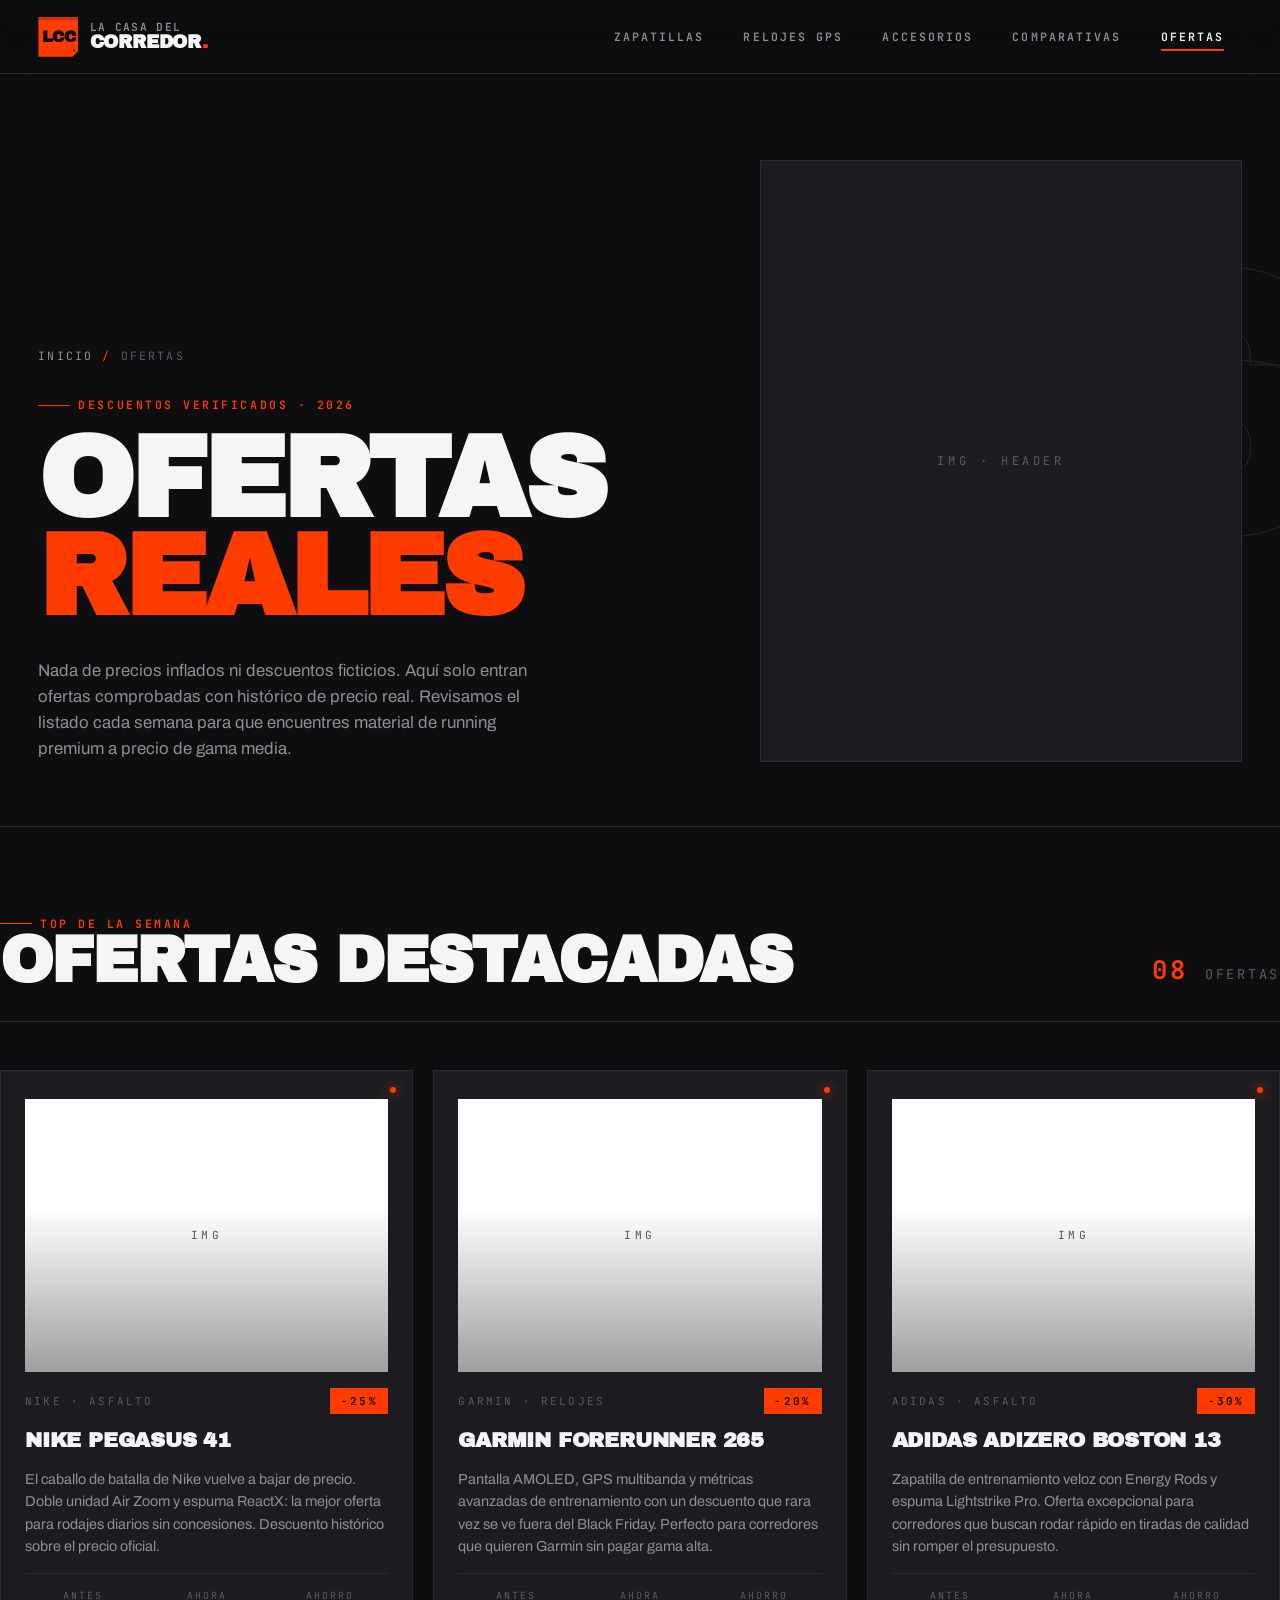
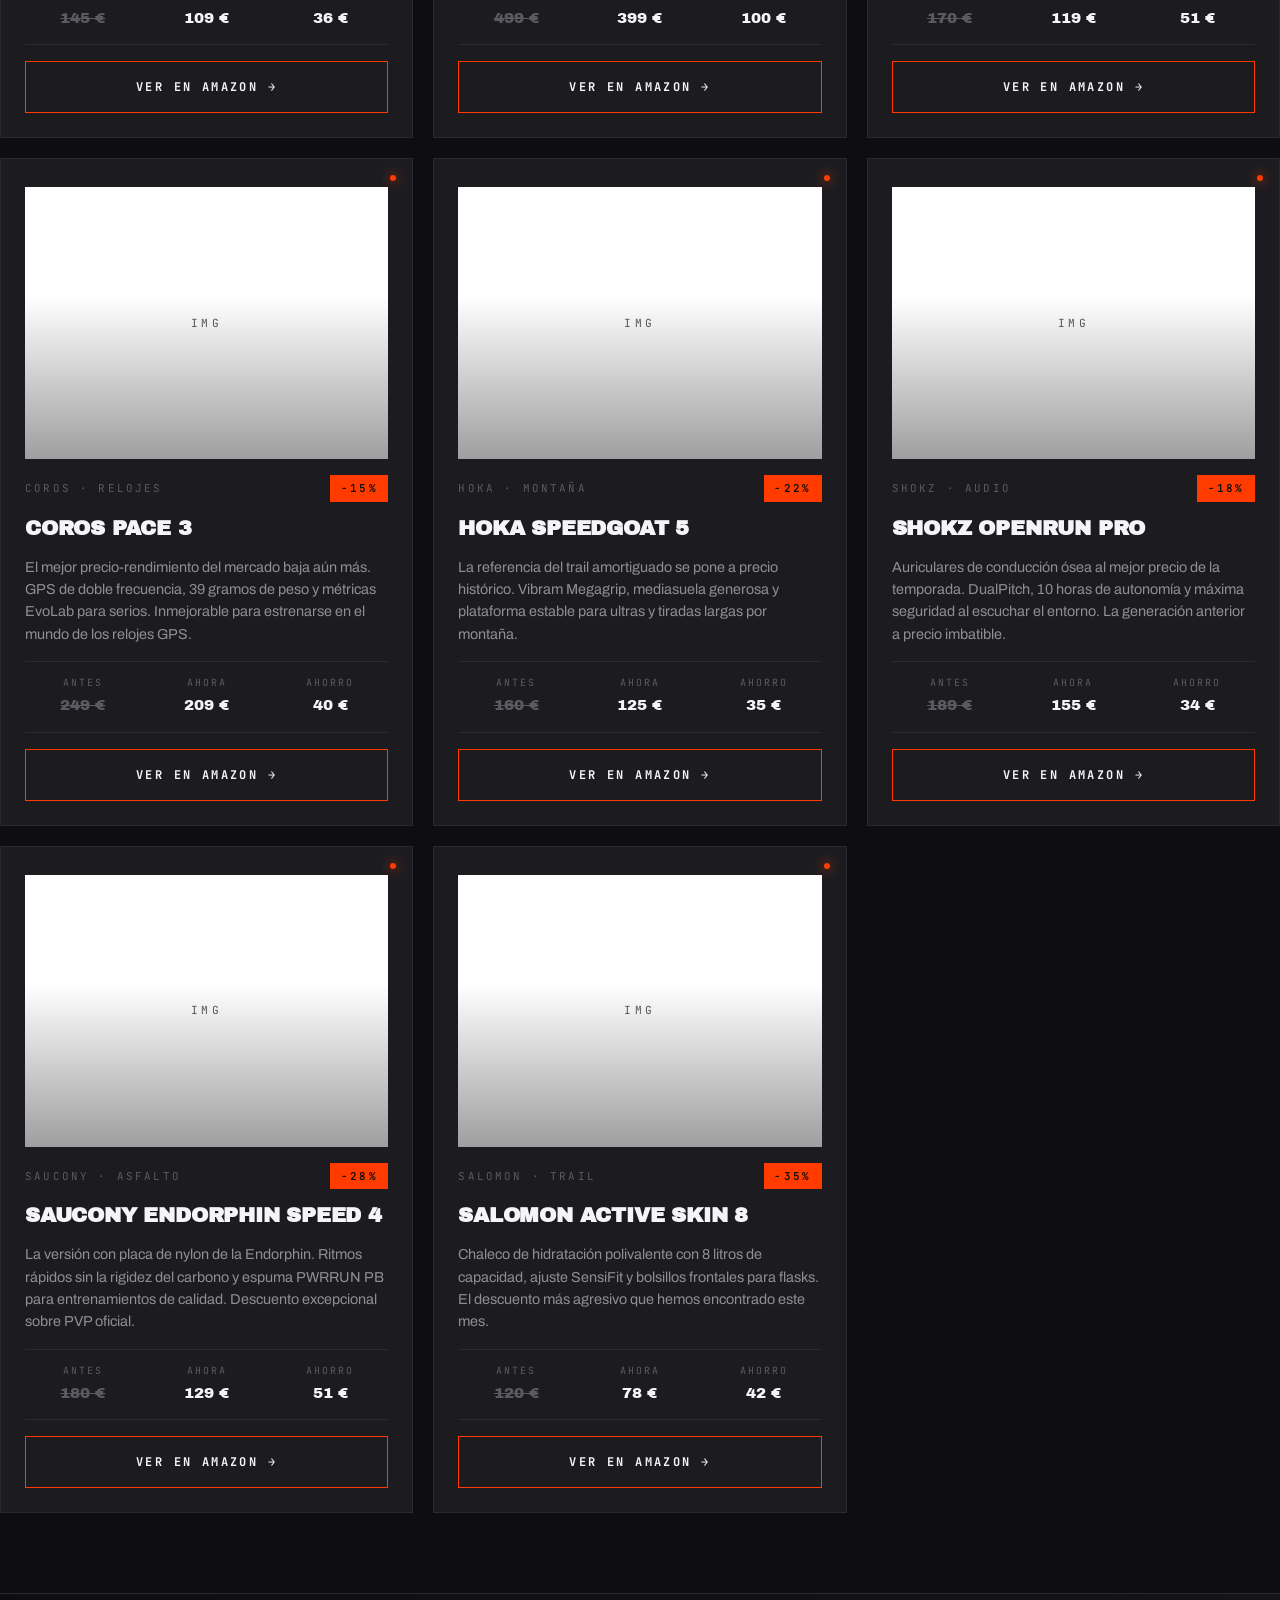
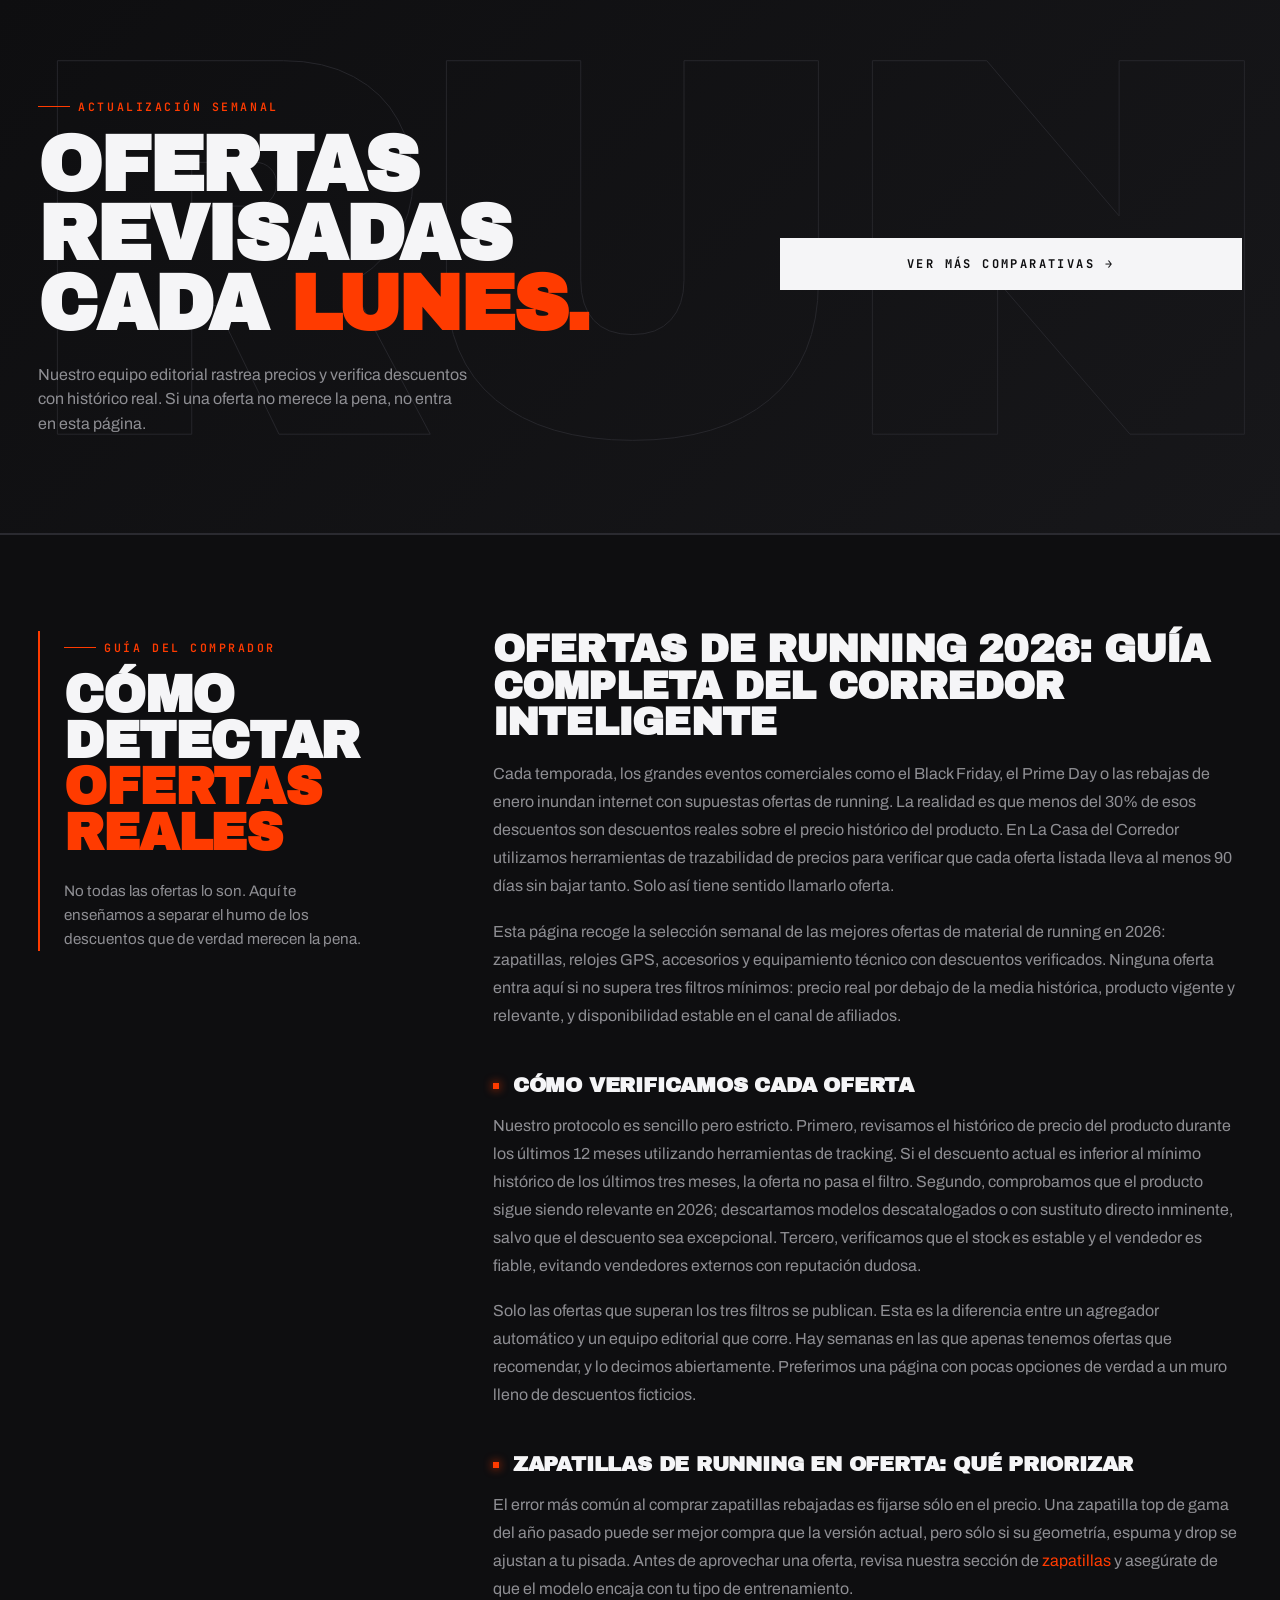
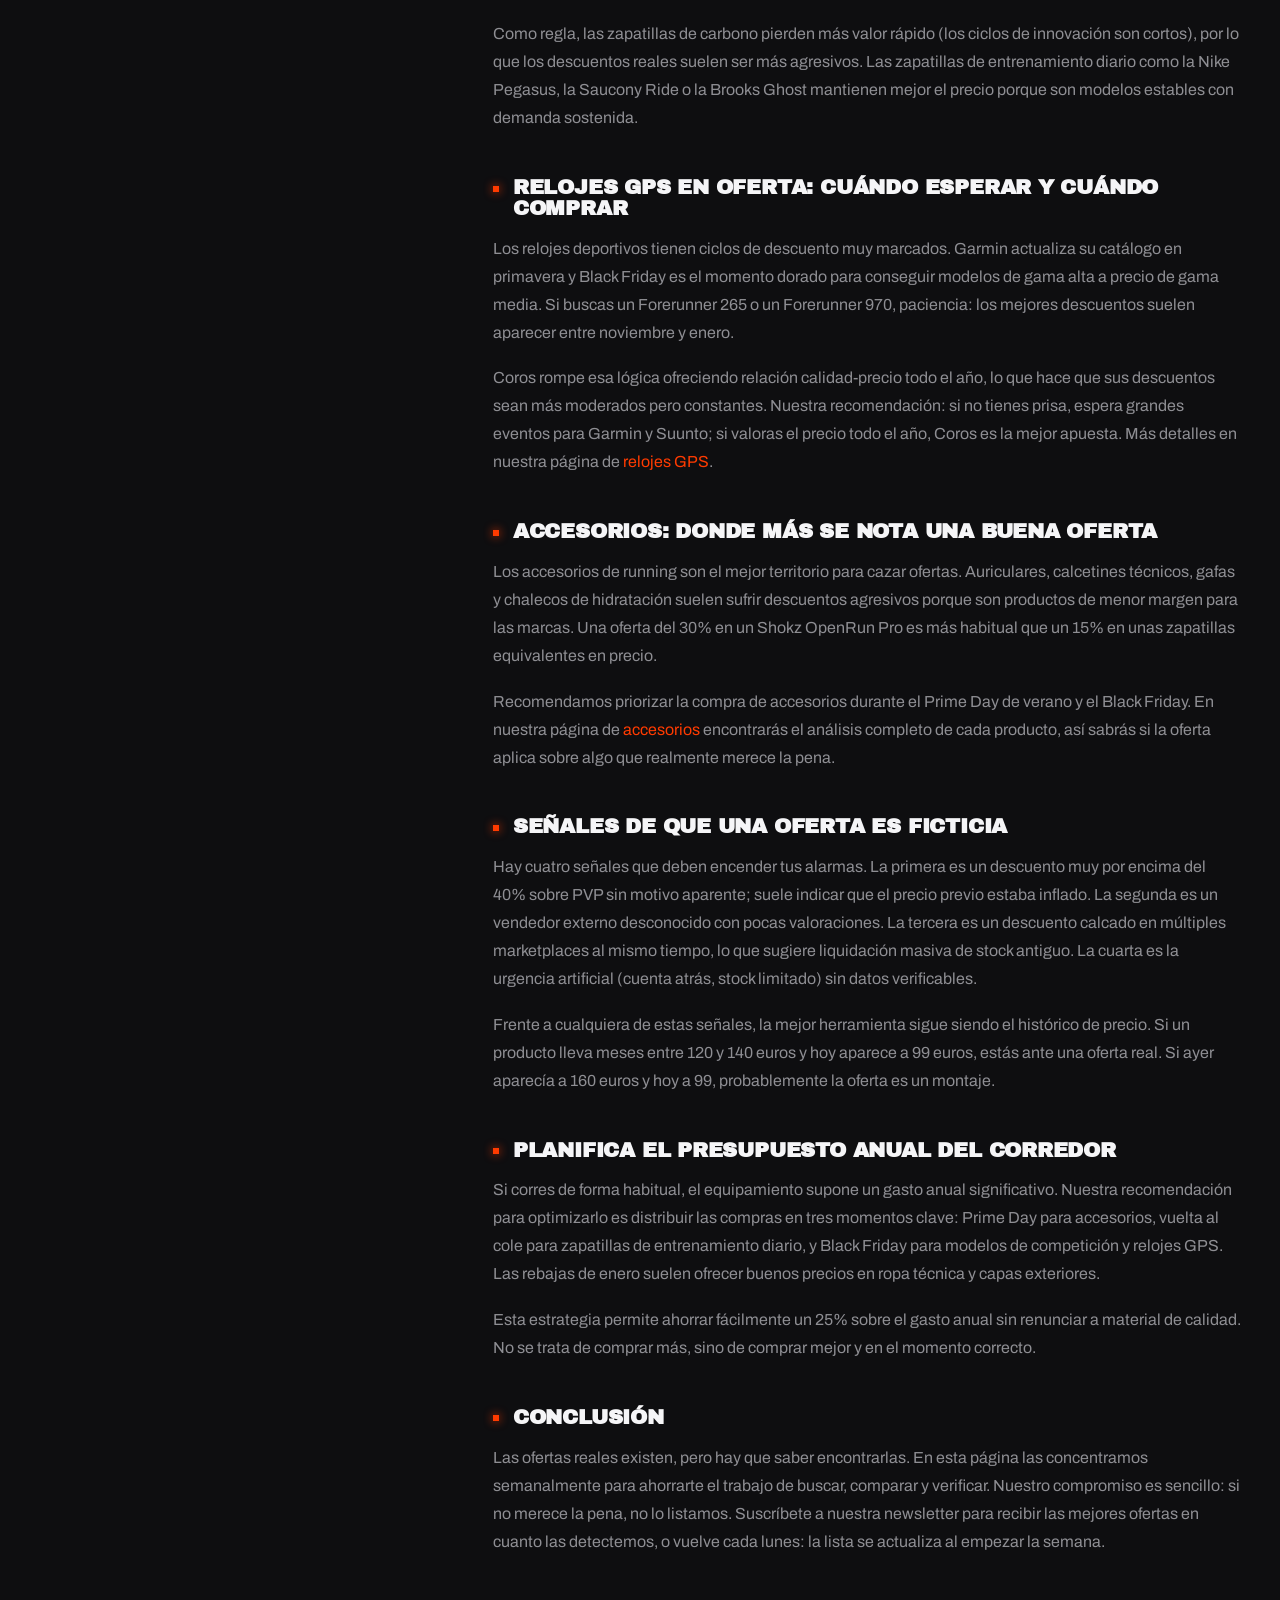
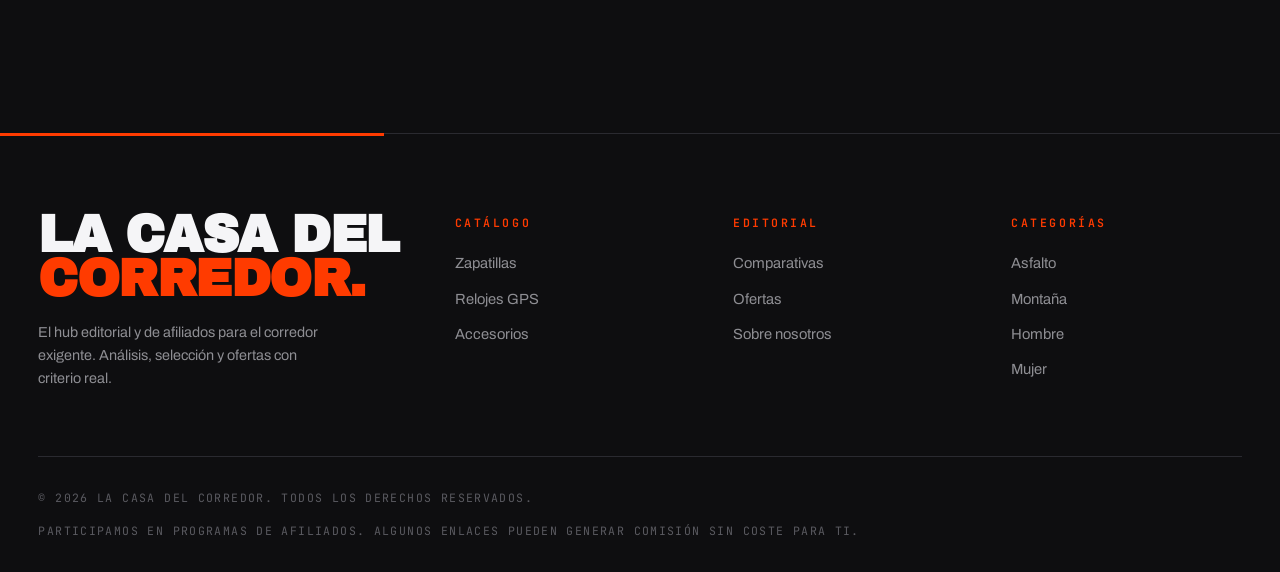
<file: ofertas.html>
<!DOCTYPE html>
<html lang="es">
<head>
    <meta charset="UTF-8">
    <meta name="viewport" content="width=device-width, initial-scale=1.0">

    <!-- SEO — Keyword principal: "ofertas zapatillas running 2026" -->
    <title>Ofertas Running 2026 | Zapatillas, Relojes GPS y Material Rebajado</title>
    <meta name="description" content="Ofertas de running verificadas 2026: zapatillas de carbono, relojes GPS Garmin y Coros, accesorios con descuentos reales. Selección revisada semanalmente por corredores. Sin clickbait.">
    <meta name="keywords" content="ofertas running, zapatillas rebajadas, ofertas garmin, descuentos running, amazon ofertas running, black friday running">
    <meta name="robots" content="index, follow">
    <meta property="og:title" content="Ofertas Running 2026 | La Casa del Corredor">
    <meta property="og:description" content="Descuentos verificados en material de running. Actualizado cada semana.">
    <meta property="og:type" content="website">

    <link rel="preconnect" href="https://fonts.googleapis.com">
    <link rel="preconnect" href="https://fonts.gstatic.com" crossorigin>
    <link href="https://fonts.googleapis.com/css2?family=Archivo+Black&family=Archivo:wght@300;400;500;600;700;800;900&family=JetBrains+Mono:wght@400;500;600;700&display=swap" rel="stylesheet">

    <link rel="stylesheet" href="css/styles.css">

    <style>
        /* Dropdown de Accesorios: permitir scroll si es muy alto */
        .nav__dropdown--accesorios { min-width: 280px; max-height: 70vh; overflow-y: auto; }
    </style>
    </head>
<body>

    <!-- ================================================================
         NAVEGACIÓN SUPERIOR FIJA (idéntica en todas las páginas)
         ================================================================ -->
    <header class="nav" role="banner">
        <div class="nav__inner">
            <a href="index.html" class="nav__logo" aria-label="La Casa del Corredor — Inicio">
                <span class="nav__logo-mono" aria-hidden="true">LCC</span>
                <span class="nav__logo-text">
                    <span class="nav__logo-line-1">LA CASA DEL</span>
                    <span class="nav__logo-line-2">Corredor<span>.</span></span>
                </span>
            </a>
            <nav class="nav__menu" role="navigation" aria-label="Menú principal">
                <div class="nav__item">
                    <a href="zapatillas.html" class="nav__link">Zapatillas</a>
                    <div class="nav__dropdown">
                        <a href="zapatillas.html#asfalto" class="nav__dropdown-link">Asfalto</a>
                        <a href="zapatillas.html#montana" class="nav__dropdown-link">Montaña</a>
                        <a href="zapatillas.html#hombre" class="nav__dropdown-link">Hombre</a>
                        <a href="zapatillas.html#mujer" class="nav__dropdown-link">Mujer</a>
                    </div>
                </div>
                <div class="nav__item">
                    <a href="relojes.html" class="nav__link">Relojes GPS</a>
                    <div class="nav__dropdown nav__dropdown--relojes">
                        <a href="relojes.html#garmin" class="nav__dropdown-link">Garmin</a>
                        <a href="relojes.html#coros" class="nav__dropdown-link">COROS</a>
                        <a href="relojes.html#polar" class="nav__dropdown-link">Polar</a>
                        <a href="relojes.html#suunto" class="nav__dropdown-link">Suunto</a>
                        <a href="relojes.html#apple" class="nav__dropdown-link">Apple Watch</a>
                        <a href="relojes.html#amazfit" class="nav__dropdown-link">Amazfit</a>
                        <a href="relojes.html#huawei" class="nav__dropdown-link">Huawei</a>
                    </div>
                </div>
                <div class="nav__item">
                    <a href="accesorios.html" class="nav__link">Accesorios</a>
                    <div class="nav__dropdown nav__dropdown--accesorios">
                        <a href="accesorios.html#frontales" class="nav__dropdown-link">Frontales</a>
                        <a href="accesorios.html#mochilas" class="nav__dropdown-link">Mochilas y chalecos de hidratación</a>
                        <a href="accesorios.html#flasks" class="nav__dropdown-link">Soft flasks y botellas</a>
                        <a href="accesorios.html#bastones" class="nav__dropdown-link">Bastones de trail</a>
                        <a href="accesorios.html#cinturones" class="nav__dropdown-link">Cinturones y riñoneras</a>
                        <a href="accesorios.html#medias" class="nav__dropdown-link">Medias y manguitos de compresión</a>
                        <a href="accesorios.html#rodilleras" class="nav__dropdown-link">Rodilleras de compresión</a>
                        <a href="accesorios.html#calcetines" class="nav__dropdown-link">Calcetines de running</a>
                        <a href="accesorios.html#gafas" class="nav__dropdown-link">Gafas de sol deportivas</a>
                        <a href="accesorios.html#gorras" class="nav__dropdown-link">Gorras de running</a>
                        <a href="accesorios.html#buffs" class="nav__dropdown-link">Buffs y neck gaiters</a>
                        <a href="accesorios.html#guantes" class="nav__dropdown-link">Guantes de running</a>
                        <a href="accesorios.html#recuperacion" class="nav__dropdown-link">Recuperación y masaje</a>
                        <a href="accesorios.html#nutricion" class="nav__dropdown-link">Geles, nutrición e hidratación</a>
                        <a href="accesorios.html#antirozaduras" class="nav__dropdown-link">Anti-rozaduras</a>
                    </div>
                </div>
                <div class="nav__item"><a href="comparativas.html" class="nav__link">Comparativas</a></div>
                <div class="nav__item"><a href="ofertas.html" class="nav__link is-active">Ofertas</a></div>
            </nav>
            <button class="nav__toggle" aria-label="Abrir menú" aria-expanded="false">
                <span></span><span></span><span></span>
            </button>
        </div>
    </header>

    <main>

        <!-- ================================================================
             PAGE HEADER
             ================================================================ -->
        <section class="page-header" data-big="06">
            <div class="container page-header__inner">
                <div>
                    <div class="page-header__breadcrumb">
                        <a href="index.html">Inicio</a>
                        <span class="separator">/</span>
                        <span>Ofertas</span>
                    </div>
                    <span class="kicker">Descuentos verificados · 2026</span>
                    <h1 class="page-header__title">
                        Ofertas<br>
                        <span class="text-accent">reales</span>
                    </h1>
                    <p class="page-header__subtitle">
                        Nada de precios inflados ni descuentos ficticios. Aquí solo entran
                        ofertas comprobadas con histórico de precio real. Revisamos el listado
                        cada semana para que encuentres material de running premium a precio
                        de gama media.
                    </p>
                </div>
                <div class="page-header__visual" aria-hidden="true"></div>
            </div>
        </section>

        <!-- ================================================================
             LISTADO — OFERTAS DESTACADAS
             ================================================================ -->
        <section class="products container">
            <div class="products__header">
                <div>
                    <span class="kicker">Top de la semana</span>
                    <h2 class="products__title">Ofertas destacadas</h2>
                </div>
                <span class="products__count"><span>08</span> OFERTAS</span>
            </div>

            <div class="products__grid">

                <!-- OFERTA 1 -->
                <article class="product-card">
                    <div class="product-card__media" aria-hidden="true"></div>
                    <div class="product-card__meta">
                        <span>Nike · Asfalto</span>
                        <span class="product-card__tag product-card__tag--sale">-25%</span>
                    </div>
                    <h3 class="product-card__name">Nike Pegasus 41</h3>
                    <p class="product-card__description">
                        El caballo de batalla de Nike vuelve a bajar de precio. Doble unidad
                        Air Zoom y espuma ReactX: la mejor oferta para rodajes diarios sin
                        concesiones. Descuento histórico sobre el precio oficial.
                    </p>
                    <div class="product-card__specs">
                        <div class="product-card__spec">
                            <span class="product-card__spec-label">Antes</span>
                            <span class="product-card__spec-value"><s>145 €</s></span>
                        </div>
                        <div class="product-card__spec">
                            <span class="product-card__spec-label">Ahora</span>
                            <span class="product-card__spec-value">109 €</span>
                        </div>
                        <div class="product-card__spec">
                            <span class="product-card__spec-label">Ahorro</span>
                            <span class="product-card__spec-value">36 €</span>
                        </div>
                    </div>
                    <a href="#" class="btn btn--amazon" target="_blank" rel="sponsored noopener">
                        <span>Ver en Amazon <span class="btn__arrow" aria-hidden="true">→</span></span>
                    </a>
                </article>

                <!-- OFERTA 2 -->
                <article class="product-card">
                    <div class="product-card__media" aria-hidden="true"></div>
                    <div class="product-card__meta">
                        <span>Garmin · Relojes</span>
                        <span class="product-card__tag product-card__tag--sale">-20%</span>
                    </div>
                    <h3 class="product-card__name">Garmin Forerunner 265</h3>
                    <p class="product-card__description">
                        Pantalla AMOLED, GPS multibanda y métricas avanzadas de entrenamiento
                        con un descuento que rara vez se ve fuera del Black Friday. Perfecto
                        para corredores que quieren Garmin sin pagar gama alta.
                    </p>
                    <div class="product-card__specs">
                        <div class="product-card__spec">
                            <span class="product-card__spec-label">Antes</span>
                            <span class="product-card__spec-value"><s>499 €</s></span>
                        </div>
                        <div class="product-card__spec">
                            <span class="product-card__spec-label">Ahora</span>
                            <span class="product-card__spec-value">399 €</span>
                        </div>
                        <div class="product-card__spec">
                            <span class="product-card__spec-label">Ahorro</span>
                            <span class="product-card__spec-value">100 €</span>
                        </div>
                    </div>
                    <a href="#" class="btn btn--amazon" target="_blank" rel="sponsored noopener">
                        <span>Ver en Amazon <span class="btn__arrow" aria-hidden="true">→</span></span>
                    </a>
                </article>

                <!-- OFERTA 3 -->
                <article class="product-card">
                    <div class="product-card__media" aria-hidden="true"></div>
                    <div class="product-card__meta">
                        <span>Adidas · Asfalto</span>
                        <span class="product-card__tag product-card__tag--sale">-30%</span>
                    </div>
                    <h3 class="product-card__name">Adidas Adizero Boston 13</h3>
                    <p class="product-card__description">
                        Zapatilla de entrenamiento veloz con Energy Rods y espuma Lightstrike
                        Pro. Oferta excepcional para corredores que buscan rodar rápido en
                        tiradas de calidad sin romper el presupuesto.
                    </p>
                    <div class="product-card__specs">
                        <div class="product-card__spec">
                            <span class="product-card__spec-label">Antes</span>
                            <span class="product-card__spec-value"><s>170 €</s></span>
                        </div>
                        <div class="product-card__spec">
                            <span class="product-card__spec-label">Ahora</span>
                            <span class="product-card__spec-value">119 €</span>
                        </div>
                        <div class="product-card__spec">
                            <span class="product-card__spec-label">Ahorro</span>
                            <span class="product-card__spec-value">51 €</span>
                        </div>
                    </div>
                    <a href="#" class="btn btn--amazon" target="_blank" rel="sponsored noopener">
                        <span>Ver en Amazon <span class="btn__arrow" aria-hidden="true">→</span></span>
                    </a>
                </article>

                <!-- OFERTA 4 -->
                <article class="product-card">
                    <div class="product-card__media" aria-hidden="true"></div>
                    <div class="product-card__meta">
                        <span>Coros · Relojes</span>
                        <span class="product-card__tag product-card__tag--sale">-15%</span>
                    </div>
                    <h3 class="product-card__name">Coros Pace 3</h3>
                    <p class="product-card__description">
                        El mejor precio-rendimiento del mercado baja aún más. GPS de doble
                        frecuencia, 39 gramos de peso y métricas EvoLab para serios.
                        Inmejorable para estrenarse en el mundo de los relojes GPS.
                    </p>
                    <div class="product-card__specs">
                        <div class="product-card__spec">
                            <span class="product-card__spec-label">Antes</span>
                            <span class="product-card__spec-value"><s>249 €</s></span>
                        </div>
                        <div class="product-card__spec">
                            <span class="product-card__spec-label">Ahora</span>
                            <span class="product-card__spec-value">209 €</span>
                        </div>
                        <div class="product-card__spec">
                            <span class="product-card__spec-label">Ahorro</span>
                            <span class="product-card__spec-value">40 €</span>
                        </div>
                    </div>
                    <a href="#" class="btn btn--amazon" target="_blank" rel="sponsored noopener">
                        <span>Ver en Amazon <span class="btn__arrow" aria-hidden="true">→</span></span>
                    </a>
                </article>

                <!-- OFERTA 5 -->
                <article class="product-card">
                    <div class="product-card__media" aria-hidden="true"></div>
                    <div class="product-card__meta">
                        <span>Hoka · Montaña</span>
                        <span class="product-card__tag product-card__tag--sale">-22%</span>
                    </div>
                    <h3 class="product-card__name">Hoka Speedgoat 5</h3>
                    <p class="product-card__description">
                        La referencia del trail amortiguado se pone a precio histórico.
                        Vibram Megagrip, mediasuela generosa y plataforma estable para
                        ultras y tiradas largas por montaña.
                    </p>
                    <div class="product-card__specs">
                        <div class="product-card__spec">
                            <span class="product-card__spec-label">Antes</span>
                            <span class="product-card__spec-value"><s>160 €</s></span>
                        </div>
                        <div class="product-card__spec">
                            <span class="product-card__spec-label">Ahora</span>
                            <span class="product-card__spec-value">125 €</span>
                        </div>
                        <div class="product-card__spec">
                            <span class="product-card__spec-label">Ahorro</span>
                            <span class="product-card__spec-value">35 €</span>
                        </div>
                    </div>
                    <a href="#" class="btn btn--amazon" target="_blank" rel="sponsored noopener">
                        <span>Ver en Amazon <span class="btn__arrow" aria-hidden="true">→</span></span>
                    </a>
                </article>

                <!-- OFERTA 6 -->
                <article class="product-card">
                    <div class="product-card__media" aria-hidden="true"></div>
                    <div class="product-card__meta">
                        <span>Shokz · Audio</span>
                        <span class="product-card__tag product-card__tag--sale">-18%</span>
                    </div>
                    <h3 class="product-card__name">Shokz OpenRun Pro</h3>
                    <p class="product-card__description">
                        Auriculares de conducción ósea al mejor precio de la temporada.
                        DualPitch, 10 horas de autonomía y máxima seguridad al escuchar
                        el entorno. La generación anterior a precio imbatible.
                    </p>
                    <div class="product-card__specs">
                        <div class="product-card__spec">
                            <span class="product-card__spec-label">Antes</span>
                            <span class="product-card__spec-value"><s>189 €</s></span>
                        </div>
                        <div class="product-card__spec">
                            <span class="product-card__spec-label">Ahora</span>
                            <span class="product-card__spec-value">155 €</span>
                        </div>
                        <div class="product-card__spec">
                            <span class="product-card__spec-label">Ahorro</span>
                            <span class="product-card__spec-value">34 €</span>
                        </div>
                    </div>
                    <a href="#" class="btn btn--amazon" target="_blank" rel="sponsored noopener">
                        <span>Ver en Amazon <span class="btn__arrow" aria-hidden="true">→</span></span>
                    </a>
                </article>

                <!-- OFERTA 7 -->
                <article class="product-card">
                    <div class="product-card__media" aria-hidden="true"></div>
                    <div class="product-card__meta">
                        <span>Saucony · Asfalto</span>
                        <span class="product-card__tag product-card__tag--sale">-28%</span>
                    </div>
                    <h3 class="product-card__name">Saucony Endorphin Speed 4</h3>
                    <p class="product-card__description">
                        La versión con placa de nylon de la Endorphin. Ritmos rápidos sin
                        la rigidez del carbono y espuma PWRRUN PB para entrenamientos de
                        calidad. Descuento excepcional sobre PVP oficial.
                    </p>
                    <div class="product-card__specs">
                        <div class="product-card__spec">
                            <span class="product-card__spec-label">Antes</span>
                            <span class="product-card__spec-value"><s>180 €</s></span>
                        </div>
                        <div class="product-card__spec">
                            <span class="product-card__spec-label">Ahora</span>
                            <span class="product-card__spec-value">129 €</span>
                        </div>
                        <div class="product-card__spec">
                            <span class="product-card__spec-label">Ahorro</span>
                            <span class="product-card__spec-value">51 €</span>
                        </div>
                    </div>
                    <a href="#" class="btn btn--amazon" target="_blank" rel="sponsored noopener">
                        <span>Ver en Amazon <span class="btn__arrow" aria-hidden="true">→</span></span>
                    </a>
                </article>

                <!-- OFERTA 8 -->
                <article class="product-card">
                    <div class="product-card__media" aria-hidden="true"></div>
                    <div class="product-card__meta">
                        <span>Salomon · Trail</span>
                        <span class="product-card__tag product-card__tag--sale">-35%</span>
                    </div>
                    <h3 class="product-card__name">Salomon Active Skin 8</h3>
                    <p class="product-card__description">
                        Chaleco de hidratación polivalente con 8 litros de capacidad,
                        ajuste SensiFit y bolsillos frontales para flasks. El descuento
                        más agresivo que hemos encontrado este mes.
                    </p>
                    <div class="product-card__specs">
                        <div class="product-card__spec">
                            <span class="product-card__spec-label">Antes</span>
                            <span class="product-card__spec-value"><s>120 €</s></span>
                        </div>
                        <div class="product-card__spec">
                            <span class="product-card__spec-label">Ahora</span>
                            <span class="product-card__spec-value">78 €</span>
                        </div>
                        <div class="product-card__spec">
                            <span class="product-card__spec-label">Ahorro</span>
                            <span class="product-card__spec-value">42 €</span>
                        </div>
                    </div>
                    <a href="#" class="btn btn--amazon" target="_blank" rel="sponsored noopener">
                        <span>Ver en Amazon <span class="btn__arrow" aria-hidden="true">→</span></span>
                    </a>
                </article>

            </div>
        </section>

        <!-- ================================================================
             BANNER CTA INTERMEDIO
             ================================================================ -->
        <section class="banner-cta">
            <div class="container banner-cta__inner">
                <div>
                    <span class="kicker">Actualización semanal</span>
                    <h2 class="banner-cta__title">
                        Ofertas revisadas cada <span class="text-accent">lunes.</span>
                    </h2>
                    <p class="banner-cta__desc">
                        Nuestro equipo editorial rastrea precios y verifica descuentos con
                        histórico real. Si una oferta no merece la pena, no entra en esta página.
                    </p>
                </div>
                <a href="#" class="btn btn--primary">
                    <span>Ver más comparativas <span class="btn__arrow" aria-hidden="true">→</span></span>
                </a>
            </div>
        </section>

        <!-- ================================================================
             BLOQUE DE CONTENIDO SEO — 1000+ palabras
             ================================================================ -->
        <section class="content-block">
            <div class="container content-block__inner">
                <aside class="content-block__aside">
                    <span class="kicker">Guía del comprador</span>
                    <h2 class="content-block__title">
                        Cómo<br>detectar<br><span class="text-accent">ofertas reales</span>
                    </h2>
                    <p class="content-block__desc">
                        No todas las ofertas lo son. Aquí te enseñamos a separar el humo de los
                        descuentos que de verdad merecen la pena.
                    </p>
                </aside>

                <div class="content-block__main">
                    <h2>Ofertas de running 2026: guía completa del corredor inteligente</h2>
                    <p>
                        Cada temporada, los grandes eventos comerciales como el Black Friday, el
                        Prime Day o las rebajas de enero inundan internet con supuestas ofertas
                        de running. La realidad es que menos del 30% de esos descuentos son
                        descuentos reales sobre el precio histórico del producto. En La Casa
                        del Corredor utilizamos herramientas de trazabilidad de precios para
                        verificar que cada oferta listada lleva al menos 90 días sin bajar tanto.
                        Solo así tiene sentido llamarlo oferta.
                    </p>
                    <p>
                        Esta página recoge la selección semanal de las mejores ofertas de material
                        de running en 2026: zapatillas, relojes GPS, accesorios y equipamiento
                        técnico con descuentos verificados. Ninguna oferta entra aquí si no
                        supera tres filtros mínimos: precio real por debajo de la media histórica,
                        producto vigente y relevante, y disponibilidad estable en el canal de
                        afiliados.
                    </p>

                    <h3>Cómo verificamos cada oferta</h3>
                    <p>
                        Nuestro protocolo es sencillo pero estricto. Primero, revisamos el
                        histórico de precio del producto durante los últimos 12 meses utilizando
                        herramientas de tracking. Si el descuento actual es inferior al mínimo
                        histórico de los últimos tres meses, la oferta no pasa el filtro.
                        Segundo, comprobamos que el producto sigue siendo relevante en 2026;
                        descartamos modelos descatalogados o con sustituto directo inminente,
                        salvo que el descuento sea excepcional. Tercero, verificamos que el
                        stock es estable y el vendedor es fiable, evitando vendedores externos
                        con reputación dudosa.
                    </p>
                    <p>
                        Solo las ofertas que superan los tres filtros se publican. Esta es la
                        diferencia entre un agregador automático y un equipo editorial que
                        corre. Hay semanas en las que apenas tenemos ofertas que recomendar,
                        y lo decimos abiertamente. Preferimos una página con pocas opciones
                        de verdad a un muro lleno de descuentos ficticios.
                    </p>

                    <h3>Zapatillas de running en oferta: qué priorizar</h3>
                    <p>
                        El error más común al comprar zapatillas rebajadas es fijarse sólo en
                        el precio. Una zapatilla top de gama del año pasado puede ser mejor
                        compra que la versión actual, pero sólo si su geometría, espuma y
                        drop se ajustan a tu pisada. Antes de aprovechar una oferta, revisa
                        nuestra sección de <a href="zapatillas.html">zapatillas</a> y asegúrate
                        de que el modelo encaja con tu tipo de entrenamiento.
                    </p>
                    <p>
                        Como regla, las zapatillas de carbono pierden más valor rápido (los
                        ciclos de innovación son cortos), por lo que los descuentos reales
                        suelen ser más agresivos. Las zapatillas de entrenamiento diario como
                        la Nike Pegasus, la Saucony Ride o la Brooks Ghost mantienen mejor el
                        precio porque son modelos estables con demanda sostenida.
                    </p>

                    <h3>Relojes GPS en oferta: cuándo esperar y cuándo comprar</h3>
                    <p>
                        Los relojes deportivos tienen ciclos de descuento muy marcados. Garmin
                        actualiza su catálogo en primavera y Black Friday es el momento dorado
                        para conseguir modelos de gama alta a precio de gama media. Si buscas
                        un Forerunner 265 o un Forerunner 970, paciencia: los mejores descuentos
                        suelen aparecer entre noviembre y enero.
                    </p>
                    <p>
                        Coros rompe esa lógica ofreciendo relación calidad-precio todo el año,
                        lo que hace que sus descuentos sean más moderados pero constantes.
                        Nuestra recomendación: si no tienes prisa, espera grandes eventos
                        para Garmin y Suunto; si valoras el precio todo el año, Coros es la
                        mejor apuesta. Más detalles en nuestra página de
                        <a href="relojes.html">relojes GPS</a>.
                    </p>

                    <h3>Accesorios: donde más se nota una buena oferta</h3>
                    <p>
                        Los accesorios de running son el mejor territorio para cazar ofertas.
                        Auriculares, calcetines técnicos, gafas y chalecos de hidratación
                        suelen sufrir descuentos agresivos porque son productos de menor
                        margen para las marcas. Una oferta del 30% en un Shokz OpenRun Pro es
                        más habitual que un 15% en unas zapatillas equivalentes en precio.
                    </p>
                    <p>
                        Recomendamos priorizar la compra de accesorios durante el Prime Day
                        de verano y el Black Friday. En nuestra página de
                        <a href="accesorios.html">accesorios</a> encontrarás el análisis
                        completo de cada producto, así sabrás si la oferta aplica sobre algo
                        que realmente merece la pena.
                    </p>

                    <h3>Señales de que una oferta es ficticia</h3>
                    <p>
                        Hay cuatro señales que deben encender tus alarmas. La primera es un
                        descuento muy por encima del 40% sobre PVP sin motivo aparente; suele
                        indicar que el precio previo estaba inflado. La segunda es un vendedor
                        externo desconocido con pocas valoraciones. La tercera es un descuento
                        calcado en múltiples marketplaces al mismo tiempo, lo que sugiere
                        liquidación masiva de stock antiguo. La cuarta es la urgencia artificial
                        (cuenta atrás, stock limitado) sin datos verificables.
                    </p>
                    <p>
                        Frente a cualquiera de estas señales, la mejor herramienta sigue siendo
                        el histórico de precio. Si un producto lleva meses entre 120 y 140
                        euros y hoy aparece a 99 euros, estás ante una oferta real. Si ayer
                        aparecía a 160 euros y hoy a 99, probablemente la oferta es un montaje.
                    </p>

                    <h3>Planifica el presupuesto anual del corredor</h3>
                    <p>
                        Si corres de forma habitual, el equipamiento supone un gasto anual
                        significativo. Nuestra recomendación para optimizarlo es distribuir
                        las compras en tres momentos clave: Prime Day para accesorios, vuelta
                        al cole para zapatillas de entrenamiento diario, y Black Friday para
                        modelos de competición y relojes GPS. Las rebajas de enero suelen
                        ofrecer buenos precios en ropa técnica y capas exteriores.
                    </p>
                    <p>
                        Esta estrategia permite ahorrar fácilmente un 25% sobre el gasto anual
                        sin renunciar a material de calidad. No se trata de comprar más, sino
                        de comprar mejor y en el momento correcto.
                    </p>

                    <h3>Conclusión</h3>
                    <p>
                        Las ofertas reales existen, pero hay que saber encontrarlas. En esta
                        página las concentramos semanalmente para ahorrarte el trabajo de
                        buscar, comparar y verificar. Nuestro compromiso es sencillo: si no
                        merece la pena, no lo listamos. Suscríbete a nuestra newsletter para
                        recibir las mejores ofertas en cuanto las detectemos, o vuelve cada
                        lunes: la lista se actualiza al empezar la semana.
                    </p>
                </div>
            </div>
        </section>

    </main>

    <!-- ================================================================
         FOOTER (idéntico en todas las páginas)
         ================================================================ -->
    <footer class="footer" role="contentinfo">
        <div class="container">
            <div class="footer__inner">
                <div>
                    <h3 class="footer__brand-name">La Casa del<br><span>Corredor.</span></h3>
                    <p class="footer__brand-desc">
                        El hub editorial y de afiliados para el corredor exigente.
                        Análisis, selección y ofertas con criterio real.
                    </p>
                </div>
                <div>
                    <h4 class="footer__col-title">Catálogo</h4>
                    <ul class="footer__list">
                        <li><a href="zapatillas.html">Zapatillas</a></li>
                        <li><a href="relojes.html">Relojes GPS</a></li>
                        <li><a href="accesorios.html">Accesorios</a></li>
                    </ul>
                </div>
                <div>
                    <h4 class="footer__col-title">Editorial</h4>
                    <ul class="footer__list">
                        <li><a href="comparativas.html">Comparativas</a></li>
                        <li><a href="ofertas.html">Ofertas</a></li>
                        <li><a href="index.html">Sobre nosotros</a></li>
                    </ul>
                </div>
                <div>
                    <h4 class="footer__col-title">Categorías</h4>
                    <ul class="footer__list">
                        <li><a href="zapatillas.html#asfalto">Asfalto</a></li>
                        <li><a href="zapatillas.html#montana">Montaña</a></li>
                        <li><a href="zapatillas.html#hombre">Hombre</a></li>
                        <li><a href="zapatillas.html#mujer">Mujer</a></li>
                    </ul>
                </div>
            </div>
            <div class="footer__bottom">
                <span class="footer__legal">© <span data-year></span> La Casa del Corredor. Todos los derechos reservados.</span>
                <span class="footer__disclaimer">Participamos en programas de afiliados. Algunos enlaces pueden generar comisión sin coste para ti.</span>
            </div>
        </div>
    </footer>

    <script src="css/main.js" defer></script>
</body>
</html>
</file>
<file: css/styles.css>
/* ================================================================
   LA CASA DEL CORREDOR — DESIGN SYSTEM v2
   Estética: brutalismo deportivo · tipografía masiva · contraste duro
   ================================================================ */

/* ---------- 01. RESET ---------- */
*, *::before, *::after { box-sizing: border-box; margin: 0; padding: 0; }
html { scroll-behavior: smooth; -webkit-text-size-adjust: 100%; }
body {
    font-family: 'Archivo', 'Helvetica Neue', sans-serif;
    background: var(--bg);
    color: var(--text);
    line-height: 1.5;
    overflow-x: hidden;
    -webkit-font-smoothing: antialiased;
    -moz-osx-font-smoothing: grayscale;
}
img, svg { display: block; max-width: 100%; }
a { color: inherit; text-decoration: none; }
button { font: inherit; background: none; border: none; cursor: pointer; color: inherit; }
ul { list-style: none; }


/* ---------- 02. VARIABLES ---------- */
:root {
    /* Colores — fondo muy oscuro con presencia metálica */
    --bg:            #0e0e10;
    --bg-elevated:   #17171a;
    --bg-card:       #1c1c20;
    --bg-accent:     #26262b;
    --surface-line:  #2a2a30;

    --text:          #f5f5f7;
    --text-dim:      #8e8e93;
    --text-mute:     #5a5a60;

    /* Acento — naranja incendiario */
    --accent:        #ff3b00;
    --accent-hot:    #ff5722;
    --accent-dark:   #cc2f00;

    /* Acento secundario — verde ácido */
    --accent-lime:   #c6ff00;

    /* Tipografía */
    --font-display: 'Archivo Black', 'Oswald', sans-serif;
    --font-body:    'Archivo', 'Helvetica Neue', sans-serif;
    --font-mono:    'JetBrains Mono', 'Courier New', monospace;

    /* Easing */
    --ease-out:   cubic-bezier(0.16, 1, 0.3, 1);
    --ease-snap:  cubic-bezier(0.7, 0, 0.3, 1);

    /* Layout */
    --container:  1440px;
    --gutter:     clamp(1.25rem, 3vw, 3rem);
    --radius-s:   4px;
    --radius-m:   8px;
}


/* ---------- 03. TIPOGRAFÍA ---------- */
.display,
h1, h2 {
    font-family: var(--font-display);
    font-weight: 900;
    letter-spacing: -0.02em;
    line-height: 0.88;
    text-transform: uppercase;
}

h3 {
    font-family: var(--font-display);
    font-weight: 900;
    letter-spacing: -0.01em;
    line-height: 1;
    text-transform: uppercase;
}

p { color: var(--text-dim); font-size: 1rem; }

.kicker {
    display: inline-flex;
    align-items: center;
    gap: 0.5rem;
    font-family: var(--font-mono);
    font-size: 0.72rem;
    font-weight: 600;
    letter-spacing: 0.22em;
    text-transform: uppercase;
    color: var(--accent);
}
.kicker::before {
    content: '';
    width: 2rem;
    height: 1px;
    background: var(--accent);
}

.text-accent { color: var(--accent); }
.text-lime   { color: var(--accent-lime); }
.text-outline {
    color: transparent;
    -webkit-text-stroke: 2px var(--text);
}


/* ---------- 04. CONTAINER ---------- */
.container {
    width: 100%;
    max-width: var(--container);
    margin-inline: auto;
    padding-inline: var(--gutter);
}


/* ---------- 05. NAVEGACIÓN ---------- */
.nav {
    position: fixed;
    top: 0; left: 0; right: 0;
    z-index: 1000;
    background: rgba(14, 14, 16, 0.85);
    backdrop-filter: blur(20px) saturate(1.4);
    -webkit-backdrop-filter: blur(20px) saturate(1.4);
    border-bottom: 1px solid var(--surface-line);
    transition: transform 0.4s var(--ease-snap);
}
.nav.is-hidden { transform: translateY(-100%); }

.nav__inner {
    display: flex;
    align-items: center;
    justify-content: space-between;
    max-width: var(--container);
    margin-inline: auto;
    padding: 1rem var(--gutter);
}

.nav__logo {
    display: inline-flex;
    align-items: center;
    gap: 0.7rem;
    position: relative;
    transition: transform 0.3s var(--ease-snap);
}
.nav__logo:hover { transform: translateX(2px); }

/* Monograma LCC — el bloque llamativo */
.nav__logo-mono {
    position: relative;
    display: inline-flex;
    align-items: center;
    justify-content: center;
    width: 40px;
    height: 40px;
    background: var(--accent);
    color: var(--bg);
    font-family: var(--font-display);
    font-weight: 900;
    font-size: 1rem;
    letter-spacing: -0.03em;
    text-transform: uppercase;
    overflow: hidden;
    clip-path: polygon(0 0, 100% 0, 100% 85%, 85% 100%, 0 100%);
    transition: background 0.3s var(--ease-out);
}
.nav__logo-mono::before {
    content: '';
    position: absolute;
    top: 0; left: 0;
    width: 100%; height: 3px;
    background: var(--bg);
    opacity: 0.2;
}
.nav__logo-mono::after {
    content: '●';
    position: absolute;
    bottom: 2px;
    right: 3px;
    font-size: 0.35rem;
    color: var(--bg);
    opacity: 0.6;
}
.nav__logo:hover .nav__logo-mono { background: var(--text); }

/* Texto del logo — layout en dos líneas */
.nav__logo-text {
    display: flex;
    flex-direction: column;
    line-height: 0.95;
    font-family: var(--font-display);
    font-weight: 900;
    letter-spacing: -0.02em;
    text-transform: uppercase;
}
.nav__logo-line-1 {
    font-size: 0.7rem;
    color: var(--text-dim);
    letter-spacing: 0.12em;
    font-family: var(--font-mono);
    font-weight: 600;
    margin-bottom: 2px;
}
.nav__logo-line-2 {
    font-size: 1.15rem;
    color: var(--text);
    letter-spacing: -0.01em;
}
.nav__logo-line-2 span {
    color: var(--accent);
    display: inline-block;
    margin-left: 1px;
}

.nav__menu {
    display: flex;
    gap: 0.25rem;
}
.nav__item { position: relative; }

.nav__link {
    display: block;
    padding: 0.75rem 1.1rem;
    font-family: var(--font-mono);
    font-size: 0.72rem;
    font-weight: 600;
    letter-spacing: 0.18em;
    text-transform: uppercase;
    color: var(--text-dim);
    transition: color 0.25s var(--ease-out);
    position: relative;
}
.nav__link::after {
    content: '';
    position: absolute;
    bottom: 0.4rem;
    left: 1.1rem;
    right: 1.1rem;
    height: 2px;
    background: var(--accent);
    transform: scaleX(0);
    transform-origin: left;
    transition: transform 0.3s var(--ease-snap);
}
.nav__link:hover { color: var(--text); }
.nav__link:hover::after { transform: scaleX(1); }
.nav__link.is-active { color: var(--text); }
.nav__link.is-active::after { transform: scaleX(1); }

.nav__dropdown {
    position: absolute;
    top: calc(100% + 0.5rem);
    left: 0;
    min-width: 200px;
    background: var(--bg-elevated);
    border: 1px solid var(--surface-line);
    opacity: 0;
    visibility: hidden;
    transform: translateY(-8px);
    transition: all 0.25s var(--ease-out);
    padding: 0.5rem;
}
.nav__item:hover .nav__dropdown {
    opacity: 1;
    visibility: visible;
    transform: translateY(0);
}
.nav__dropdown-link {
    display: block;
    padding: 0.7rem 0.9rem;
    font-family: var(--font-mono);
    font-size: 0.72rem;
    font-weight: 600;
    letter-spacing: 0.14em;
    text-transform: uppercase;
    color: var(--text-dim);
    border-left: 2px solid transparent;
    transition: all 0.2s;
}
.nav__dropdown-link:hover {
    color: var(--text);
    border-left-color: var(--accent);
    background: var(--bg-accent);
    padding-left: 1.2rem;
}

.nav__toggle { display: none; width: 36px; height: 36px; position: relative; }
.nav__toggle span {
    display: block;
    width: 24px; height: 2px;
    background: var(--text);
    margin: 5px auto;
    transition: all 0.3s var(--ease-snap);
}
.nav__toggle.is-active span:nth-child(1) { transform: translateY(7px) rotate(45deg); }
.nav__toggle.is-active span:nth-child(2) { opacity: 0; }
.nav__toggle.is-active span:nth-child(3) { transform: translateY(-7px) rotate(-45deg); }


/* ---------- 06. HERO ---------- */
.hero {
    position: relative;
    min-height: 100vh;
    padding: 10rem 0 6rem;
    overflow: hidden;
    background: var(--bg);
}
.hero::before {
    content: '';
    position: absolute;
    top: 30%; right: -10%;
    width: 120%; height: 1px;
    background: var(--surface-line);
    transform: rotate(-8deg);
    pointer-events: none;
}
.hero::after {
    content: '01';
    position: absolute;
    top: 10%; right: -5%;
    font-family: var(--font-display);
    font-size: clamp(20rem, 45vw, 42rem);
    font-weight: 900;
    color: transparent;
    -webkit-text-stroke: 1px var(--bg-accent);
    line-height: 0.8;
    z-index: 0;
    pointer-events: none;
    user-select: none;
}

.hero__inner {
    position: relative;
    z-index: 2;
    display: grid;
    grid-template-columns: 1.3fr 1fr;
    gap: 4rem;
    align-items: end;
    min-height: 70vh;
}

.hero__eyebrow {
    display: flex;
    align-items: center;
    gap: 1rem;
    margin-bottom: 2rem;
}
.hero__eyebrow-tag {
    display: inline-block;
    padding: 0.4rem 0.8rem;
    background: var(--accent);
    color: var(--bg);
    font-family: var(--font-mono);
    font-size: 0.68rem;
    font-weight: 700;
    letter-spacing: 0.2em;
    text-transform: uppercase;
}
.hero__eyebrow-date {
    font-family: var(--font-mono);
    font-size: 0.72rem;
    color: var(--text-mute);
    letter-spacing: 0.18em;
    text-transform: uppercase;
}

.hero__title {
    font-size: clamp(4rem, 13vw, 11rem);
    line-height: 0.82;
    margin-bottom: 2.5rem;
    letter-spacing: -0.04em;
}
.hero__title span { display: block; }
.hero__title .text-outline {
    -webkit-text-stroke: clamp(1px, 0.15vw, 2px) var(--text);
}

.hero__lead {
    font-size: clamp(1rem, 1.3vw, 1.2rem);
    color: var(--text-dim);
    max-width: 42ch;
    margin-bottom: 2.5rem;
    line-height: 1.5;
}

.hero__cta-row {
    display: flex;
    flex-wrap: wrap;
    gap: 1rem;
    align-items: center;
}

.hero__visual {
    position: relative;
    aspect-ratio: 3/4;
    background: var(--bg-card);
    border: 1px solid var(--surface-line);
    overflow: hidden;
}
.hero__visual::before {
    content: 'IMG · HERO';
    position: absolute;
    inset: 0;
    display: flex;
    align-items: center;
    justify-content: center;
    font-family: var(--font-mono);
    font-size: 0.75rem;
    color: var(--text-mute);
    letter-spacing: 0.3em;
}
.hero__visual::after {
    content: '';
    position: absolute;
    inset: 1rem;
    border: 1px dashed var(--surface-line);
    pointer-events: none;
}

.hero__stats {
    position: absolute;
    bottom: 3rem; left: var(--gutter);
    display: flex;
    gap: 2.5rem;
    z-index: 3;
}
.hero__stat {
    border-left: 2px solid var(--accent);
    padding-left: 1rem;
}
.hero__stat-num {
    font-family: var(--font-display);
    font-size: 2.2rem;
    font-weight: 900;
    line-height: 1;
    color: var(--text);
}
.hero__stat-label {
    font-family: var(--font-mono);
    font-size: 0.68rem;
    letter-spacing: 0.2em;
    text-transform: uppercase;
    color: var(--text-mute);
    margin-top: 0.3rem;
}


/* ---------- 07. BOTONES ---------- */
.btn {
    position: relative;
    display: inline-flex;
    align-items: center;
    justify-content: center;
    gap: 0.6rem;
    padding: 1rem 1.6rem;
    font-family: var(--font-mono);
    font-size: 0.75rem;
    font-weight: 700;
    letter-spacing: 0.2em;
    text-transform: uppercase;
    border: 1px solid var(--text);
    color: var(--text);
    background: transparent;
    overflow: hidden;
    transition: color 0.3s var(--ease-out);
    cursor: pointer;
    white-space: nowrap;
}
.btn > span { position: relative; z-index: 2; display: inline-flex; align-items: center; gap: 0.6rem; }
.btn::before {
    content: '';
    position: absolute;
    inset: 0;
    background: var(--text);
    transform: translateY(101%);
    transition: transform 0.45s var(--ease-snap);
    z-index: 1;
}
.btn:hover { color: var(--bg); }
.btn:hover::before { transform: translateY(0); }

.btn__arrow {
    display: inline-block;
    transition: transform 0.3s var(--ease-out);
}
.btn:hover .btn__arrow { transform: translateX(4px); }

.btn--primary {
    background: var(--text);
    color: var(--bg);
    border-color: var(--text);
}
.btn--primary::before { background: var(--accent); transform: translateY(101%); }
.btn--primary:hover { color: var(--text); }

.btn--amazon {
    background: transparent;
    color: var(--text);
    border-color: var(--accent);
    width: 100%;
    margin-top: auto;
}
.btn--amazon::before { background: var(--accent); }
.btn--amazon:hover { color: var(--bg); }


/* ---------- 08. PAGE HEADER ---------- */
.page-header {
    position: relative;
    padding: 10rem 0 4rem;
    border-bottom: 1px solid var(--surface-line);
    overflow: hidden;
}
.page-header::before {
    content: attr(data-big);
    position: absolute;
    top: 50%; right: -3%;
    transform: translateY(-50%);
    font-family: var(--font-display);
    font-size: clamp(12rem, 28vw, 24rem);
    font-weight: 900;
    color: transparent;
    -webkit-text-stroke: 1px var(--bg-accent);
    line-height: 0.8;
    z-index: 0;
    pointer-events: none;
    user-select: none;
    letter-spacing: -0.04em;
    text-transform: uppercase;
}
.page-header__inner {
    position: relative;
    z-index: 2;
    display: grid;
    grid-template-columns: 1.4fr 1fr;
    gap: 3rem;
    align-items: end;
}
.page-header__breadcrumb {
    display: flex;
    gap: 0.6rem;
    font-family: var(--font-mono);
    font-size: 0.72rem;
    letter-spacing: 0.18em;
    text-transform: uppercase;
    color: var(--text-mute);
    margin-bottom: 1.5rem;
}
.page-header__breadcrumb a { color: var(--text-dim); transition: color 0.2s; }
.page-header__breadcrumb a:hover { color: var(--accent); }
.page-header__breadcrumb .separator { color: var(--accent); }

.page-header__title {
    font-size: clamp(3rem, 9vw, 7.5rem);
    line-height: 0.85;
    margin: 1rem 0 2rem;
    letter-spacing: -0.035em;
}
.page-header__subtitle {
    font-size: 1.05rem;
    max-width: 52ch;
    line-height: 1.55;
    color: var(--text-dim);
}
.page-header__visual {
    position: relative;
    aspect-ratio: 4/5;
    background: var(--bg-card);
    border: 1px solid var(--surface-line);
}
.page-header__visual::before {
    content: 'IMG · HEADER';
    position: absolute;
    inset: 0;
    display: flex;
    align-items: center;
    justify-content: center;
    font-family: var(--font-mono);
    font-size: 0.75rem;
    color: var(--text-mute);
    letter-spacing: 0.3em;
}


/* ---------- 09. MARQUEE ---------- */
.marquee {
    border-block: 1px solid var(--surface-line);
    padding: 1.6rem 0;
    overflow: hidden;
    background: var(--bg);
}
.marquee__track {
    display: flex;
    gap: 3rem;
    animation: marquee 32s linear infinite;
    white-space: nowrap;
    width: max-content;
}
.marquee__item {
    display: flex;
    align-items: center;
    gap: 2rem;
    font-family: var(--font-display);
    font-size: clamp(1.8rem, 3.5vw, 3.2rem);
    font-weight: 900;
    text-transform: uppercase;
    letter-spacing: -0.02em;
    color: var(--text);
}
.marquee__item:nth-child(even) {
    color: transparent;
    -webkit-text-stroke: 1.5px var(--text);
}
.marquee__item::after {
    content: '●';
    color: var(--accent);
    font-size: 0.5em;
}
@keyframes marquee {
    from { transform: translateX(0); }
    to   { transform: translateX(-50%); }
}


/* ---------- 10. CATEGORÍAS ---------- */
.categories {
    padding: 6rem 0;
}
.categories__header {
    display: grid;
    grid-template-columns: 1fr 1fr;
    gap: 3rem;
    align-items: end;
    margin-bottom: 3.5rem;
}
.categories__title {
    font-size: clamp(2.5rem, 6vw, 5rem);
    line-height: 0.9;
    letter-spacing: -0.03em;
}
.categories__title-counter {
    display: block;
    font-family: var(--font-mono);
    font-size: 0.8rem;
    color: var(--accent);
    letter-spacing: 0.3em;
    margin-bottom: 1.5rem;
    font-weight: 600;
}

.categories__grid {
    display: grid;
    grid-template-columns: repeat(6, 1fr);
    grid-auto-rows: minmax(280px, auto);
    gap: 1rem;
}
.category-card {
    position: relative;
    background: var(--bg-card);
    border: 1px solid var(--surface-line);
    padding: 1.5rem;
    display: flex;
    flex-direction: column;
    justify-content: space-between;
    overflow: hidden;
    transition: transform 0.4s var(--ease-out), border-color 0.3s;
    min-height: 360px;
    text-decoration: none;
    color: inherit;
}
.category-card:nth-child(1) { grid-column: span 4; grid-row: span 2; }
.category-card:nth-child(2) { grid-column: span 2; }
.category-card:nth-child(3) { grid-column: span 2; }
.category-card:nth-child(4) { grid-column: span 3; }
.category-card:nth-child(5) { grid-column: span 3; }

.category-card::before {
    content: '';
    position: absolute;
    top: 0; right: 0;
    width: 40px; height: 40px;
    background: linear-gradient(-45deg, var(--bg) 50%, transparent 50%);
    z-index: 2;
}
.category-card::after {
    content: '';
    position: absolute;
    top: 0; right: 0;
    width: 40px; height: 40px;
    background:
        linear-gradient(-45deg, transparent 48%, var(--accent) 48%, var(--accent) 52%, transparent 52%);
    z-index: 3;
}
.category-card:hover {
    border-color: var(--accent);
    transform: translateY(-4px);
}
.category-card__media {
    position: absolute;
    inset: 0;
    background: var(--bg-accent);
    z-index: 0;
    opacity: 0.4;
    transition: opacity 0.4s;
}
.category-card__media::before {
    content: 'IMG';
    position: absolute;
    inset: 0;
    display: flex;
    align-items: center;
    justify-content: center;
    font-family: var(--font-mono);
    font-size: 0.7rem;
    color: var(--text-mute);
    letter-spacing: 0.3em;
}
.category-card:hover .category-card__media { opacity: 0.6; }
.category-card__content {
    position: relative;
    z-index: 2;
    display: flex;
    flex-direction: column;
    gap: 0.5rem;
}
.category-card__number {
    font-family: var(--font-mono);
    font-size: 0.7rem;
    color: var(--accent);
    letter-spacing: 0.25em;
    font-weight: 600;
}
.category-card__title {
    font-size: clamp(1.6rem, 3vw, 2.6rem);
    letter-spacing: -0.02em;
    line-height: 0.95;
}
.category-card__desc {
    color: var(--text-dim);
    font-size: 0.9rem;
    max-width: 36ch;
    margin-top: 0.4rem;
}
.category-card__cta {
    position: relative;
    z-index: 2;
    display: flex;
    align-items: center;
    justify-content: space-between;
    padding-top: 1.5rem;
    border-top: 1px solid var(--surface-line);
    font-family: var(--font-mono);
    font-size: 0.72rem;
    letter-spacing: 0.2em;
    text-transform: uppercase;
    color: var(--text);
}
.category-card__cta-arrow {
    width: 2rem; height: 2rem;
    border-radius: 50%;
    background: var(--accent);
    display: grid;
    place-items: center;
    color: var(--bg);
    font-weight: 700;
    transition: transform 0.3s var(--ease-snap);
}
.category-card:hover .category-card__cta-arrow {
    transform: rotate(-45deg) scale(1.15);
}


/* ---------- 11. PRODUCTOS ---------- */
.products {
    padding: 5rem 0;
    position: relative;
}
.products + .products { border-top: 1px solid var(--surface-line); }

.products__header {
    display: flex;
    align-items: end;
    justify-content: space-between;
    gap: 2rem;
    margin-bottom: 3rem;
    padding-bottom: 2rem;
    border-bottom: 1px solid var(--surface-line);
}
.products__title {
    font-size: clamp(2.5rem, 5vw, 4.5rem);
    line-height: 0.9;
    letter-spacing: -0.03em;
}
.products__count {
    font-family: var(--font-mono);
    font-size: 0.85rem;
    letter-spacing: 0.2em;
    color: var(--text-mute);
    text-transform: uppercase;
}
.products__count span {
    color: var(--accent);
    font-size: 1.6rem;
    font-weight: 700;
    margin-right: 0.4rem;
}
.products__intro {
    max-width: 68ch;
    margin-bottom: 3rem;
    color: var(--text-dim);
    font-size: 1.02rem;
    line-height: 1.6;
}

.products__grid {
    display: grid;
    grid-template-columns: repeat(auto-fill, minmax(320px, 1fr));
    gap: 1.25rem;
}

.product-card {
    position: relative;
    display: flex;
    flex-direction: column;
    background: var(--bg-card);
    border: 1px solid var(--surface-line);
    padding: 1.75rem 1.5rem 1.5rem;
    gap: 1rem;
    transition: all 0.35s var(--ease-out);
    overflow: hidden;
}
.product-card::before {
    content: '';
    position: absolute;
    left: 0; top: 0; bottom: 0;
    width: 3px;
    background: var(--accent);
    transform: scaleY(0);
    transform-origin: bottom;
    transition: transform 0.5s var(--ease-snap);
}
.product-card::after {
    content: '';
    position: absolute;
    top: 1rem; right: 1rem;
    width: 6px; height: 6px;
    background: var(--accent);
    border-radius: 50%;
    box-shadow: 0 0 12px var(--accent);
}
.product-card:hover {
    transform: translateY(-6px);
    border-color: var(--accent);
    background: var(--bg-elevated);
}
.product-card:hover::before { transform: scaleY(1); transform-origin: top; }

.product-card__media {
    position: relative;
    aspect-ratio: 4/3;
    background: white;
    
    overflow: hidden;

    
}

.product-card__media img {
    width: 100%;
    height: 100%;
    object-fit: contain;
    display: block;
    position: relative;
    z-index: 2;
}


.product-card__media::before {
    content: 'IMG';
    position: absolute;
    inset: 0;
    display: flex;
    align-items: center;
    justify-content: center;
    font-family: var(--font-mono);
    font-size: 0.7rem;
    color: var(--text-mute);
    letter-spacing: 0.3em;
}
.product-card__media::after {
    content: '';
    position: absolute;
    inset: 0;
    background: linear-gradient(to top, rgba(14,14,16,0.4), transparent 60%);
}

.product-card__meta {
    display: flex;
    align-items: center;
    justify-content: space-between;
    font-family: var(--font-mono);
    font-size: 0.68rem;
    letter-spacing: 0.2em;
    color: var(--text-mute);
    text-transform: uppercase;
}
.product-card__tag {
    padding: 0.25rem 0.6rem;
    background: var(--bg-accent);
    color: var(--text);
    border: 1px solid var(--surface-line);
    font-weight: 600;
}
.product-card__tag--sale {
    background: var(--accent);
    color: var(--bg);
    border-color: var(--accent);
}

.product-card__name {
    font-size: 1.3rem;
    letter-spacing: -0.01em;
    line-height: 1.05;
    color: var(--text);
}
.product-card__description {
    font-size: 0.9rem;
    color: var(--text-dim);
    line-height: 1.55;
}

.product-card__specs {
    display: grid;
    grid-template-columns: repeat(3, 1fr);
    gap: 0.5rem;
    padding: 0.9rem 0;
    border-top: 1px solid var(--surface-line);
    border-bottom: 1px solid var(--surface-line);
    margin-top: auto;
}
.product-card__spec {
    display: flex;
    flex-direction: column;
    gap: 0.2rem;
    text-align: center;
}
.product-card__spec-label {
    font-family: var(--font-mono);
    font-size: 0.62rem;
    letter-spacing: 0.2em;
    text-transform: uppercase;
    color: var(--text-mute);
}
.product-card__spec-value {
    font-family: var(--font-display);
    font-size: 0.95rem;
    color: var(--text);
}
.product-card__spec-value s {
    color: var(--text-mute);
    font-weight: 400;
}


/* ---------- 12. BANNER CTA ---------- */
.banner-cta {
    position: relative;
    padding: 6rem 0;
    background: linear-gradient(135deg, var(--bg) 0%, var(--bg-elevated) 100%);
    border-block: 1px solid var(--surface-line);
    overflow: hidden;
}
.banner-cta::before {
    content: 'RUN';
    position: absolute;
    top: 50%; left: 50%;
    transform: translate(-50%, -50%);
    font-family: var(--font-display);
    font-size: clamp(15rem, 40vw, 35rem);
    font-weight: 900;
    color: transparent;
    -webkit-text-stroke: 1px var(--bg-accent);
    pointer-events: none;
    user-select: none;
    line-height: 0.8;
    z-index: 0;
}
.banner-cta__inner {
    position: relative;
    z-index: 2;
    display: grid;
    grid-template-columns: 1.5fr 1fr;
    gap: 3rem;
    align-items: center;
}
.banner-cta__title {
    font-size: clamp(2.5rem, 6vw, 5rem);
    line-height: 0.9;
    letter-spacing: -0.03em;
    margin: 1rem 0 1.5rem;
}
.banner-cta__desc {
    font-size: 1rem;
    color: var(--text-dim);
    max-width: 48ch;
    line-height: 1.55;
}


/* ---------- 13. CONTENT BLOCK (SEO) ---------- */
.content-block {
    padding: 6rem 0;
    border-top: 1px solid var(--surface-line);
    background: var(--bg);
    position: relative;
}
.content-block__inner {
    display: grid;
    grid-template-columns: 1fr 2fr;
    gap: 5rem;
}
.content-block__aside {
    position: sticky;
    top: 6rem;
    align-self: start;
    border-left: 2px solid var(--accent);
    padding-left: 1.5rem;
}
.content-block__title {
    font-size: clamp(2rem, 4vw, 3.2rem);
    line-height: 0.9;
    letter-spacing: -0.025em;
    margin: 1rem 0 1.5rem;
}
.content-block__desc {
    color: var(--text-dim);
    font-size: 0.95rem;
    line-height: 1.55;
    max-width: 34ch;
}
.content-block__main h2 {
    font-size: clamp(1.8rem, 3vw, 2.5rem);
    margin-bottom: 1.25rem;
    line-height: 0.95;
    letter-spacing: -0.02em;
}
.content-block__main h3 {
    font-size: 1.3rem;
    margin-top: 2.8rem;
    margin-bottom: 1rem;
    color: var(--text);
    position: relative;
    padding-left: 1.25rem;
    text-transform: uppercase;
    letter-spacing: -0.01em;
}
.content-block__main h3::before {
    content: '';
    position: absolute;
    left: 0; top: 0.4em;
    width: 6px; height: 6px;
    background: var(--accent);
    box-shadow: 0 0 10px var(--accent);
}
.content-block__main p {
    font-size: 1rem;
    line-height: 1.75;
    color: var(--text-dim);
    margin-bottom: 1.1rem;
}
.content-block__main a {
    color: var(--accent);
    border-bottom: 1px solid transparent;
    transition: border-color 0.2s;
}
.content-block__main a:hover { border-bottom-color: var(--accent); }
.content-block__main ul {
    margin: 1rem 0 1.5rem;
    padding-left: 0;
}
.content-block__main li {
    position: relative;
    padding-left: 1.6rem;
    margin-bottom: 0.7rem;
    color: var(--text-dim);
    line-height: 1.6;
}
.content-block__main li::before {
    content: '';
    position: absolute;
    left: 0; top: 0.7em;
    width: 0.8rem; height: 2px;
    background: var(--accent);
}


/* ---------- 14. COMPARISON TABLE ---------- */
.comparison-table-wrapper {
    overflow-x: auto;
    border: 1px solid var(--surface-line);
    margin-top: 2rem;
    background: var(--bg-card);
}
.comparison-table {
    width: 100%;
    border-collapse: collapse;
    min-width: 760px;
}
.comparison-table thead th {
    background: var(--bg-elevated);
    padding: 1.5rem 1.25rem;
    font-family: var(--font-display);
    font-weight: 900;
    font-size: 1rem;
    letter-spacing: -0.01em;
    text-align: left;
    text-transform: uppercase;
    border-bottom: 2px solid var(--accent);
    color: var(--text);
}
.comparison-table thead th:first-child {
    font-family: var(--font-mono);
    font-size: 0.7rem;
    letter-spacing: 0.2em;
    color: var(--accent);
    background: var(--bg);
}
.comparison-table tbody th {
    text-align: left;
    padding: 1.1rem 1.25rem;
    font-family: var(--font-mono);
    font-size: 0.72rem;
    font-weight: 600;
    letter-spacing: 0.15em;
    text-transform: uppercase;
    color: var(--text-mute);
    background: var(--bg);
    width: 200px;
    border-bottom: 1px solid var(--surface-line);
}
.comparison-table tbody td {
    padding: 1.1rem 1.25rem;
    color: var(--text);
    border-bottom: 1px solid var(--surface-line);
    font-size: 0.95rem;
    font-weight: 500;
    transition: background 0.2s;
}
.comparison-table tbody tr:hover td,
.comparison-table tbody tr:hover th { background: var(--bg-elevated); }
.comparison-table tbody tr:last-child td,
.comparison-table tbody tr:last-child th {
    border-bottom: none;
    font-family: var(--font-display);
    text-transform: uppercase;
    color: var(--accent);
    letter-spacing: -0.01em;
}


/* ---------- 15. FOOTER ---------- */
.footer {
    background: var(--bg);
    border-top: 1px solid var(--surface-line);
    padding: 5rem 0 2rem;
    margin-top: 4rem;
    position: relative;
}
.footer::before {
    content: '';
    position: absolute;
    top: -1px; left: 0;
    width: 30%; height: 3px;
    background: var(--accent);
}
.footer__inner {
    display: grid;
    grid-template-columns: 1.6fr repeat(3, 1fr);
    gap: 3rem;
    margin-bottom: 4rem;
}
.footer__brand-name {
    font-size: clamp(2.5rem, 4vw, 3.5rem);
    line-height: 0.85;
    margin-bottom: 1.25rem;
    letter-spacing: -0.03em;
}
.footer__brand-name span { color: var(--accent); }
.footer__brand-desc {
    color: var(--text-dim);
    font-size: 0.9rem;
    max-width: 36ch;
    line-height: 1.6;
}
.footer__col-title {
    font-family: var(--font-mono);
    font-size: 0.72rem;
    font-weight: 600;
    letter-spacing: 0.22em;
    text-transform: uppercase;
    color: var(--accent);
    margin-bottom: 1.25rem;
}
.footer__list li { margin-bottom: 0.7rem; }
.footer__list a {
    color: var(--text-dim);
    font-size: 0.92rem;
    transition: color 0.25s, padding-left 0.25s;
    display: inline-block;
}
.footer__list a:hover {
    color: var(--text);
    padding-left: 0.4rem;
}
.footer__bottom {
    display: flex;
    justify-content: space-between;
    align-items: center;
    padding-top: 2rem;
    border-top: 1px solid var(--surface-line);
    font-family: var(--font-mono);
    font-size: 0.72rem;
    letter-spacing: 0.12em;
    color: var(--text-mute);
    text-transform: uppercase;
    flex-wrap: wrap;
    gap: 1rem;
}


/* ---------- 16. ANIMACIONES ---------- */
.reveal {
    opacity: 0;
    transform: translateY(30px);
    transition: opacity 0.7s var(--ease-out), transform 0.7s var(--ease-out);
}
.reveal.is-visible {
    opacity: 1;
    transform: translateY(0);
}


/* ---------- 17. UTILIDADES ---------- */
::selection { background: var(--accent); color: var(--bg); }
::-webkit-scrollbar { width: 10px; height: 10px; }
::-webkit-scrollbar-track { background: var(--bg); }
::-webkit-scrollbar-thumb { background: var(--bg-accent); border: 2px solid var(--bg); }
::-webkit-scrollbar-thumb:hover { background: var(--accent); }


/* ================================================================
   18. RESPONSIVE
   ================================================================ */

@media (max-width: 1024px) {
    .hero__inner,
    .page-header__inner,
    .banner-cta__inner,
    .content-block__inner,
    .categories__header {
        grid-template-columns: 1fr;
        gap: 2.5rem;
    }
    .hero__stats { position: static; margin-top: 2rem; }
    .content-block__aside { position: static; }
    .categories__grid { grid-template-columns: repeat(2, 1fr); }
    .category-card:nth-child(n) { grid-column: span 1; grid-row: span 1; }
    .footer__inner { grid-template-columns: 1fr 1fr; }
}

@media (max-width: 768px) {
    .nav__menu {
        position: fixed;
        top: 68px; left: 0; right: 0;
        flex-direction: column;
        background: var(--bg-elevated);
        padding: 1.5rem;
        border-bottom: 1px solid var(--surface-line);
        transform: translateY(-110%);
        transition: transform 0.4s var(--ease-snap);
    }
    .nav__menu.is-open { transform: translateY(0); }
    .nav__toggle { display: block; }
    .nav__link { padding: 1rem 0; font-size: 0.9rem; }
    .nav__dropdown {
        position: static;
        opacity: 1;
        visibility: visible;
        transform: none;
        border: none;
        padding: 0 0 0 1rem;
        background: transparent;
    }

    .hero { padding: 8rem 0 4rem; min-height: auto; }
    .hero::after { font-size: clamp(10rem, 60vw, 18rem); }

    .categories__grid { grid-template-columns: 1fr; }

    .products__header { flex-direction: column; align-items: flex-start; }

    .footer__inner { grid-template-columns: 1fr; gap: 2rem; }
    .footer__bottom { flex-direction: column; align-items: flex-start; }

    .marquee__item { font-size: 1.8rem; }
}
</file>
